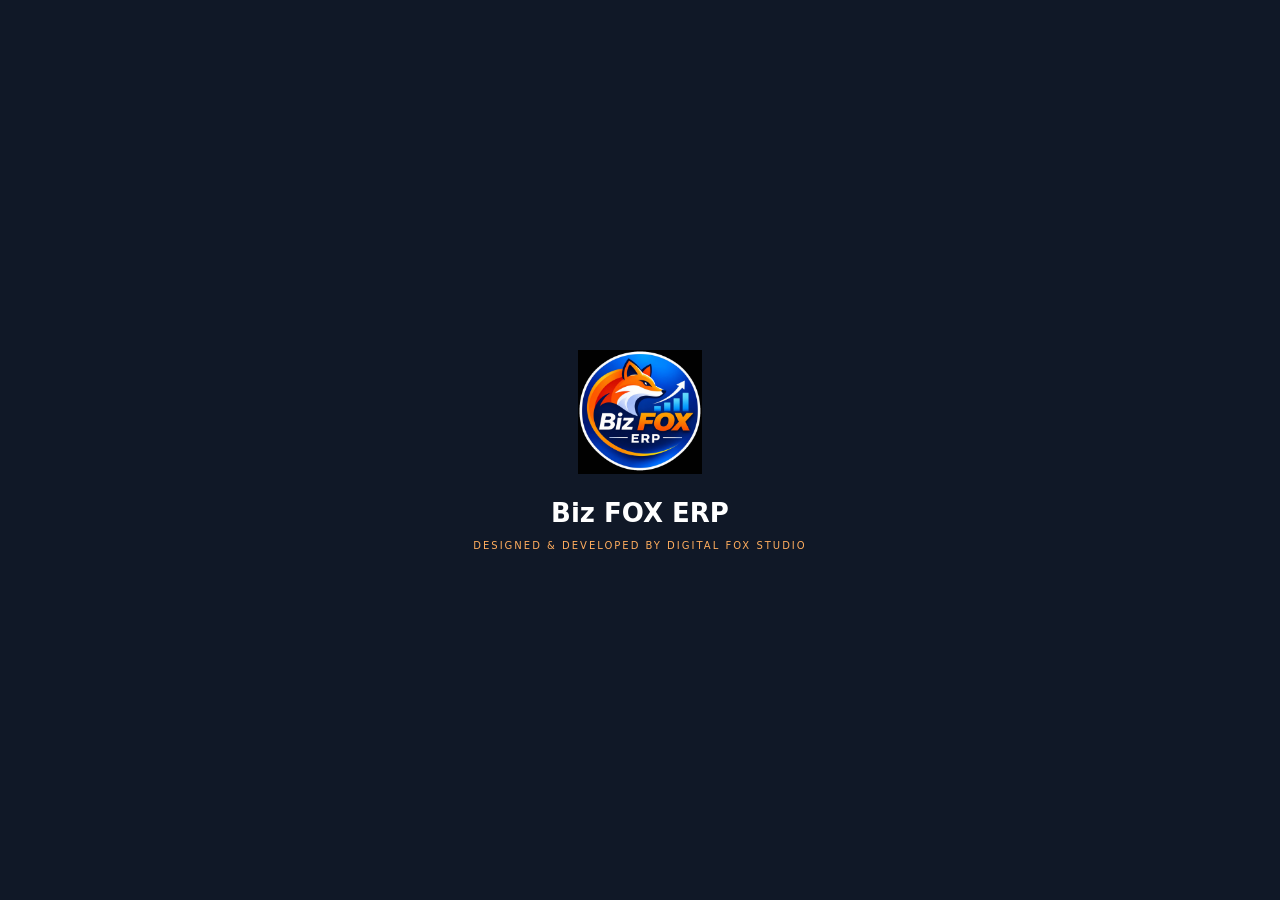
<file: index.html>
<!doctype html>
<html lang="en">
<head>
  <meta charset="utf-8">
  <meta name="viewport" content="width=device-width, initial-scale=1">
  <meta name="theme-color" content="#101827">
  <meta name="description" content="Biz FOX ERP — centralized office operations and management">
  <title>Biz FOX ERP</title>
  <link rel="manifest" href="./manifest.webmanifest">
  <link rel="icon" href="./assets/icon.svg" type="image/svg+xml">
  <link rel="stylesheet" href="./assets/css/app.css?v=35">
  <link rel="stylesheet" href="./assets/css/app-update.css?v=2">
  <link rel="stylesheet" href="./assets/css/redesign.css?v=3">
</head>
<body>
  <div id="brandSplash" class="brand-splash"><img src="./assets/biz-fox-erp-logo.png" alt="Biz FOX ERP"><strong>Biz FOX ERP</strong><small>DESIGNED &amp; DEVELOPED BY DIGITAL FOX STUDIO</small></div>
  <div class="app-shell">
    <aside class="sidebar" id="sidebar">
      <a class="brand" href="./"><img class="brand-logo" src="./assets/biz-fox-erp-logo.png" alt="Biz FOX ERP"><span><strong>Biz FOX</strong><small>OFFICE AUTOMATION SUITE</small></span></a>
      <nav id="navigation" aria-label="Main navigation">
        <button class="nav-item active" data-page="overview">▦ <span>Overview</span></button>
        <p class="nav-label">OFFICE MANAGEMENT</p>
        <button class="nav-item" data-page="administration">▣ <span>Administration & HR</span></button>
        <button class="nav-item" data-page="documents">▤ <span>Files & e-Office</span></button>
        <button class="nav-item" data-page="correspondence">✉ <span>Correspondence</span></button>
        <button class="nav-item" data-page="sales">◈ <span>Customers & Sales</span></button>
        <button class="nav-item" data-page="finance">₹ <span>Accounts & Finance</span></button>
        <button class="nav-item" data-page="departments">▥ <span>Departments</span></button>
        <button class="nav-item" data-page="meetings">▦ <span>Meetings & Calendar</span></button>
        <button class="nav-item" data-page="tasks">✓ <span>Tasks & Work</span></button>
        <button class="nav-item" data-page="inventory">▧ <span>Inventory & Assets</span></button>
        <button class="nav-item" data-page="projects">⌂ <span>Projects</span></button>
        <button class="nav-item" data-page="communication">◉ <span>Communication</span></button>
        <button class="nav-item" data-page="services">◎ <span>Public Services</span></button>
        <p class="nav-label">CONTROL</p>
        <button class="nav-item" data-page="reports">▥ <span>Reports & Audit</span></button>
        <button class="nav-item" data-page="security">♙ <span>Users & Security</span></button>
        <button class="nav-item nav-update-item" id="sidebarAppUpdate" type="button"><span class="nav-update-icon">↻</span><span>App updates</span><span class="nav-update-badge">NEW</span></button>
        <p class="nav-label">ACCOUNT</p>
        <button class="nav-item" data-page="profile" type="button">♙ <span>My Profile</span></button>\n        <a class="nav-item" href="./terms.html">§ <span>Terms &amp; Conditions</span></a>
        <button class="nav-item" data-page="company-settings" type="button">⚙ <span>Company settings</span></button>
      </nav>
      <div class="sidebar-foot">Biz FOX ERP <span>Designed &amp; developed by Digital FOX Studio</span></div>
    </aside>
    <main class="main">
      <header class="topbar">
        <button class="menu-toggle" id="menuToggle" aria-label="Toggle menu">☰</button>
        <div><span class="eyebrow">OFFICE WORKSPACE</span><h1 id="pageTitle">Overview</h1></div>
        <div class="top-actions"><span class="status-dot"></span><span class="status-text">Workspace ready</span><div class="avatar">A</div></div>
      </header>
      <section class="content" id="pageContent" aria-live="polite">
        <div class="welcome"><div><span class="eyebrow">CENTRAL OFFICE DASHBOARD</span><h2>Welcome to Biz FOX ERP</h2><p>Your centralized workspace for office operations, records and services.</p></div><span class="welcome-icon">✦</span></div>
        <div class="stats-grid">
          <article class="stat-card"><span class="stat-icon blue">▤</span><p>Open files</p><strong>—</strong><small>Connect your workspace to load data</small></article>
          <article class="stat-card"><span class="stat-icon green">✓</span><p>Pending tasks</p><strong>—</strong><small>Live task totals will appear here</small></article>
          <article class="stat-card"><span class="stat-icon amber">₹</span><p>Financial summary</p><strong>—</strong><small>Secure finance overview</small></article>
          <article class="stat-card"><span class="stat-icon violet">♙</span><p>Employees</p><strong>—</strong><small>Staff directory and attendance</small></article>
        </div>
        <div class="section-heading"><div><h3>Office modules</h3><p>Choose a module to open its workspace.</p></div></div>
        <div class="module-grid" id="moduleGrid"></div>
        <div class="notice"><strong>Setup status</strong><p>This is the application foundation. Authentication, database-backed records, permissions and each module will be implemented and tested in phases. No sample figures are presented as real office data.</p></div>
      </section>
      <footer>© <span id="year"></span> Biz FOX ERP <span>•</span> Secure office operations <span>•</span> Designed &amp; developed by <strong>Digital FOX Studio</strong></footer>
    </main>
  </div>
  <script type="module" src="./assets/js/app.js?v=34"></script>
  <script src="./assets/js/app-update.js?v=1"></script>
  <script>
    if (window.BizFoxAndroid) document.getElementById('brandSplash')?.classList.add('hidden'); else window.setTimeout(() => document.getElementById('brandSplash')?.classList.add('hidden'), 3000);
    if ('serviceWorker' in navigator) window.addEventListener('load', () => navigator.serviceWorker.register('./service-worker.js').catch(() => {}));
  </script>
</body>
</html>
</file>
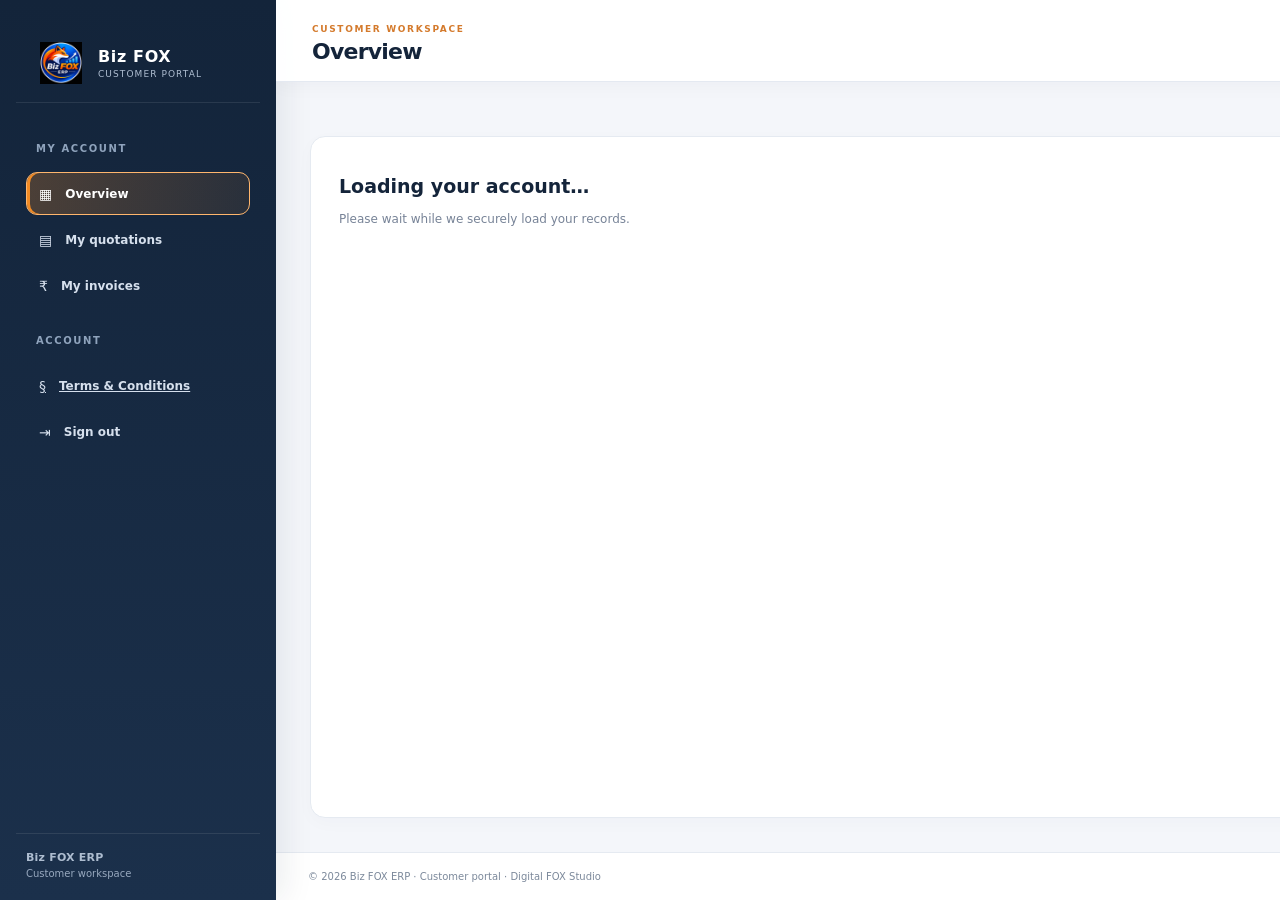
<file: customer.html>
<!doctype html>
<html lang="en"><head><meta charset="utf-8"><meta name="viewport" content="width=device-width,initial-scale=1"><meta name="theme-color" content="#101827"><title>Customer Portal · Biz FOX ERP</title><link rel="icon" href="./assets/icon.svg" type="image/svg+xml"><link rel="stylesheet" href="./assets/css/app.css?v=35">  <link rel="stylesheet" href="./assets/css/redesign.css?v=3">
</head>
<body>
<div class="app-shell customer-shell">
<aside class="sidebar"><a class="brand" href="./customer.html"><img class="brand-logo" src="./assets/biz-fox-erp-logo.png" alt="Biz FOX ERP"><span><strong>Biz FOX</strong><small>CUSTOMER PORTAL</small></span></a><nav aria-label="Customer navigation"><p class="nav-label">MY ACCOUNT</p><button class="nav-item active" data-customer-tab="overview">▦ <span>Overview</span></button><button class="nav-item" data-customer-tab="quotations">▤ <span>My quotations</span></button><button class="nav-item" data-customer-tab="invoices">₹ <span>My invoices</span></button><p class="nav-label">ACCOUNT</p><a class="nav-item" href="./terms.html">§ <span>Terms &amp; Conditions</span></a><button class="nav-item" id="customerSignOut">⇥ <span>Sign out</span></button></nav><div class="sidebar-foot">Biz FOX ERP <span>Customer workspace</span></div></aside>
<main class="main"><header class="topbar"><button class="menu-toggle" id="customerMenuToggle" type="button">☰</button><div><span class="eyebrow">CUSTOMER WORKSPACE</span><h1 id="customerPageTitle">Overview</h1></div><div class="top-actions"><span class="status-text">Secure customer portal</span></div></header>
<section class="content" id="customerContent"><div class="empty-page"><h2>Loading your account…</h2><p>Please wait while we securely load your records.</p></div></section><footer>© 2026 Biz FOX ERP · Customer portal · Digital FOX Studio</footer></main></div>
<script type="module" src="./assets/js/customer.js?v=3"></script>
</body></html>
</file>
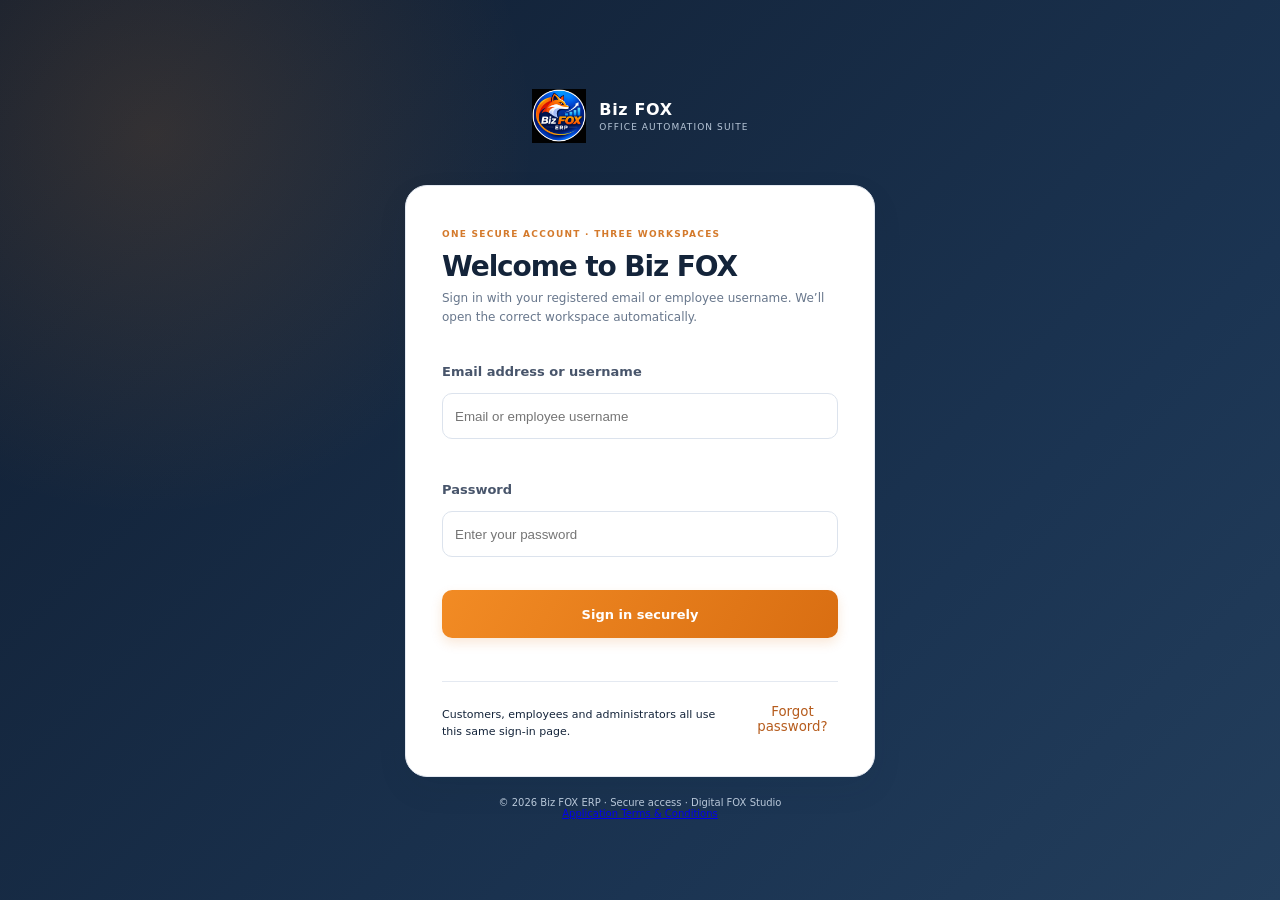
<file: login.html>
<!doctype html>
<html lang="en">
<head>
<meta charset="utf-8"><meta name="viewport" content="width=device-width,initial-scale=1">
<meta name="theme-color" content="#101827">
<title>Sign in · Biz FOX ERP</title>
<link rel="stylesheet" href="./assets/css/app.css?v=32">
<link rel="icon" href="./assets/icon.svg" type="image/svg+xml">
  <link rel="stylesheet" href="./assets/css/redesign.css?v=3">
</head>
<body class="login-body">
<main class="login-wrap">
<a class="brand login-brand" href="./"><img class="brand-logo" src="./assets/biz-fox-erp-logo.png" alt="Biz FOX ERP"><span><strong>Biz FOX</strong><small>OFFICE AUTOMATION SUITE</small></span></a>
<section class="login-card">
<div class="login-heading"><span class="eyebrow">ONE SECURE ACCOUNT · THREE WORKSPACES</span><h1 id="authTitle">Welcome to Biz FOX</h1><p id="authSubtitle">Sign in with your registered email or employee username. We’ll open the correct workspace automatically.</p></div>
<form id="authForm" autocomplete="on">
<label>Email address or username<input name="identity" type="text" autocomplete="username" required placeholder="Email or employee username"></label>
<label id="passwordLabel">Password<input name="password" type="password" autocomplete="current-password" minlength="8" required placeholder="Enter your password"></label>
<button id="authSubmit" class="primary-button" type="submit">Sign in securely</button>
<p id="authMessage" class="form-message" role="status" aria-live="polite"></p>
</form>
<div class="auth-links"><p class="form-message">Customers, employees and administrators all use this same sign-in page.</p><button id="forgotPassword" type="button">Forgot password?</button></div>
</section>
<p class="login-foot">© 2026 Biz FOX ERP · Secure access · Digital FOX Studio<br><a href="./terms.html">Application Terms &amp; Conditions</a></p>
</main>
<script type="module" src="./assets/js/auth.js?v=9"></script>
</body></html>
</file>
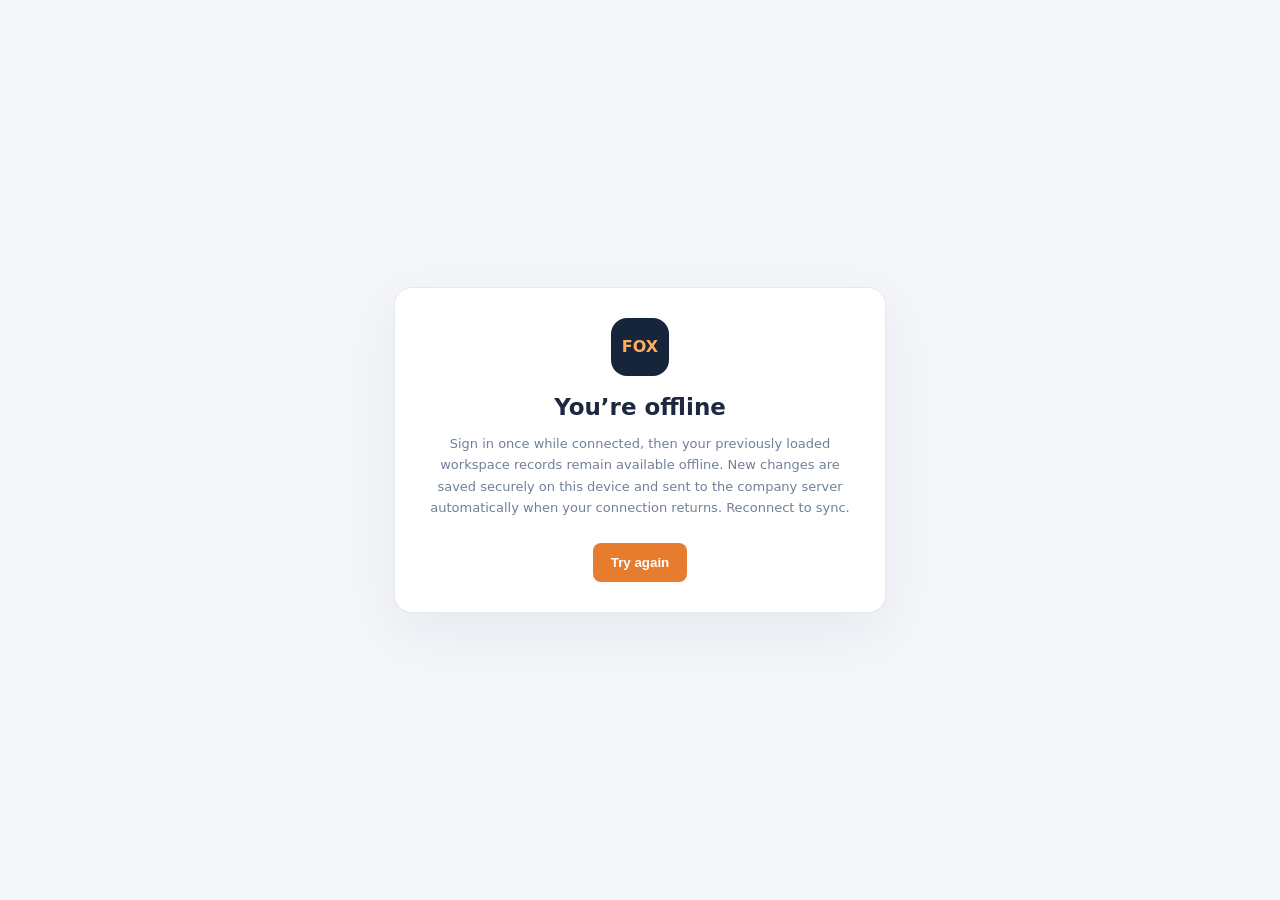
<file: offline.html>
<!doctype html>
<html lang="en"><head><meta charset="utf-8"><meta name="viewport" content="width=device-width,initial-scale=1"><meta name="theme-color" content="#101827"><title>Offline · Biz FOX ERP</title><link rel="icon" href="./assets/icon.svg" type="image/svg+xml"><style>body{margin:0;min-height:100vh;display:grid;place-items:center;padding:22px;box-sizing:border-box;background:#f4f6fa;color:#1c2940;font-family:system-ui,sans-serif}.panel{max-width:430px;background:#fff;border:1px solid #e4e9f0;border-radius:18px;padding:30px;text-align:center;box-shadow:0 18px 55px #17253b10}.mark{width:58px;height:58px;margin:auto;border-radius:16px;background:#17253b;color:#ffad5e;display:grid;place-items:center;font-weight:900}.panel h1{font-size:23px;margin:18px 0 8px}.panel p{font-size:13px;color:#718096;line-height:1.65}.panel button{border:0;border-radius:8px;background:#e77c2e;color:#fff;font-weight:700;padding:12px 18px;margin-top:12px}</style></head><body><main class="panel"><div class="mark">FOX</div><h1>You’re offline</h1><p>Sign in once while connected, then your previously loaded workspace records remain available offline. New changes are saved securely on this device and sent to the company server automatically when your connection returns. Reconnect to sync.</p><button onclick="location.reload()">Try again</button></main></body></html>
</file>
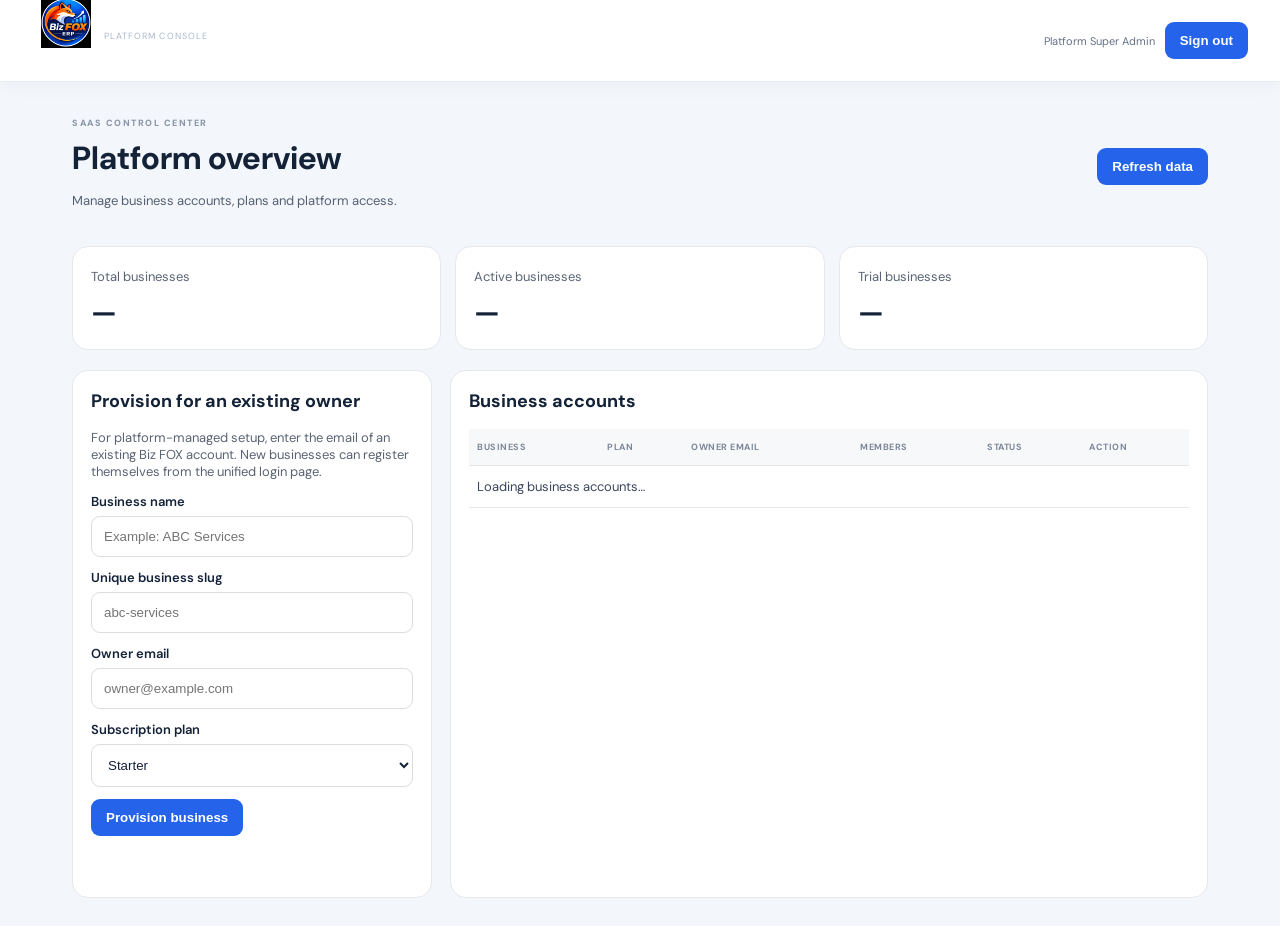
<file: platform-admin.html>
<!doctype html>
<html lang="en"><head><meta charset="utf-8"><meta name="viewport" content="width=device-width,initial-scale=1"><meta name="theme-color" content="#101827"><title>Platform Console · Biz FOX ERP</title><link rel="stylesheet" href="./assets/css/app.css?v=27"><link rel="icon" href="./assets/icon.svg" type="image/svg+xml">
<style>
.platform-wrap{max-width:1180px;margin:auto;padding:28px 22px}.platform-head{display:flex;justify-content:space-between;align-items:center;gap:16px;flex-wrap:wrap;margin-bottom:24px}.platform-head h1{margin:6px 0}.platform-grid{display:grid;grid-template-columns:repeat(3,minmax(0,1fr));gap:14px;margin:20px 0}.platform-stat,.platform-panel{background:var(--card,#fff);border:1px solid var(--border,#e5e7eb);border-radius:16px;padding:18px}.platform-stat strong{display:block;font-size:28px;margin-top:8px}.platform-panels{display:grid;grid-template-columns:minmax(280px,360px) 1fr;gap:18px}.platform-panel h2{margin:0 0 16px;font-size:18px}.platform-form label{display:block;font-size:13px;font-weight:600;margin:12px 0}.platform-form input,.platform-form select{width:100%;padding:12px;border:1px solid var(--border,#ddd);border-radius:9px;margin-top:6px;background:transparent;color:inherit}.platform-form button,.platform-action{border:0;border-radius:9px;padding:11px 15px;background:#2563eb;color:white;font-weight:700;cursor:pointer}.platform-table{width:100%;border-collapse:collapse;font-size:13px}.platform-table th,.platform-table td{text-align:left;padding:12px 8px;border-bottom:1px solid var(--border,#e5e7eb)}.platform-pill{padding:4px 8px;border-radius:99px;background:#e0e7ff;color:#3730a3;font-size:11px}.platform-message{font-size:13px;min-height:20px;margin-top:10px}.platform-muted{opacity:.7;font-size:13px}@media(max-width:760px){.platform-panels{grid-template-columns:1fr}.platform-grid{grid-template-columns:1fr}.platform-table{min-width:620px}.platform-table-wrap{overflow:auto}}
</style></head><body>
<header class="topbar"><a class="brand" href="./login.html"><img class="brand-logo" src="./assets/biz-fox-erp-logo.png" alt="Biz FOX ERP"><span><strong>Biz FOX</strong><small>PLATFORM CONSOLE</small></span></a><div class="top-actions"><span class="status-text">Platform Super Admin</span><button id="signOut" class="platform-action">Sign out</button></div></header>
<main class="platform-wrap"><div class="platform-head"><div><span class="eyebrow">SAAS CONTROL CENTER</span><h1>Platform overview</h1><p class="platform-muted">Manage business accounts, plans and platform access.</p></div><button id="refresh" class="platform-action">Refresh data</button></div>
<div class="platform-grid"><section class="platform-stat"><span class="platform-muted">Total businesses</span><strong id="totalTenants">—</strong></section><section class="platform-stat"><span class="platform-muted">Active businesses</span><strong id="activeTenants">—</strong></section><section class="platform-stat"><span class="platform-muted">Trial businesses</span><strong id="trialTenants">—</strong></section></div>
<div class="platform-panels"><section class="platform-panel"><h2>Provision for an existing owner</h2><p class="platform-muted">For platform-managed setup, enter the email of an existing Biz FOX account. New businesses can register themselves from the unified login page.</p><form id="tenantForm" class="platform-form"><label>Business name<input name="name" required minlength="2" placeholder="Example: ABC Services"></label><label>Unique business slug<input name="slug" required minlength="3" pattern="[a-z0-9-]+" placeholder="abc-services"></label><label>Owner email<input name="email" type="email" required placeholder="owner@example.com"></label><label>Subscription plan<select name="plan" id="planSelect" required><option value="starter">Starter</option></select></label><button id="createTenant" type="submit">Provision business</button><p id="tenantMessage" class="platform-message" role="status"></p></form></section>
<section class="platform-panel"><h2>Business accounts</h2><div class="platform-table-wrap"><table class="platform-table"><thead><tr><th>Business</th><th>Plan</th><th>Owner email</th><th>Members</th><th>Status</th><th>Action</th></tr></thead><tbody id="tenantRows"><tr><td colspan="6">Loading business accounts…</td></tr></tbody></table></div><p id="listMessage" class="platform-message"></p></section></div></main>
<script type="module" src="./assets/js/platform-admin.js"></script></body></html>
</file>
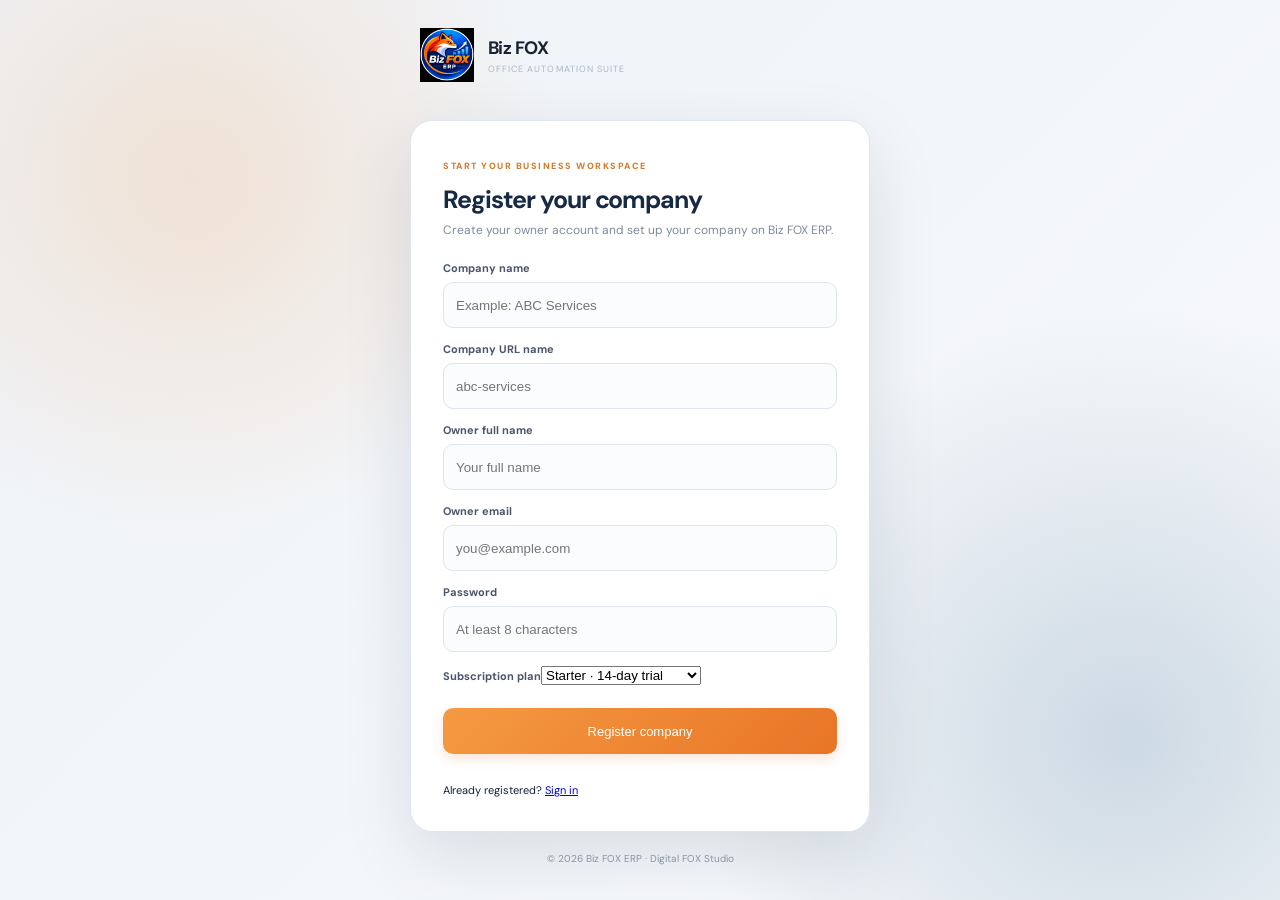
<file: register-company.html>
<!doctype html>
<html lang="en"><head><meta charset="utf-8"><meta name="viewport" content="width=device-width,initial-scale=1"><meta name="theme-color" content="#101827"><title>Register Company · Biz FOX ERP</title><link rel="stylesheet" href="./assets/css/app.css?v=27"><link rel="icon" href="./assets/icon.svg" type="image/svg+xml"></head>
<body class="login-body"><main class="login-wrap"><a class="brand login-brand" href="./"><img class="brand-logo" src="./assets/biz-fox-erp-logo.png" alt="Biz FOX ERP"><span><strong>Biz FOX</strong><small>OFFICE AUTOMATION SUITE</small></span></a>
<section class="login-card"><div class="login-heading"><span class="eyebrow">START YOUR BUSINESS WORKSPACE</span><h1>Register your company</h1><p>Create your owner account and set up your company on Biz FOX ERP.</p></div>
<form id="companyRegisterForm" autocomplete="on"><label>Company name<input name="company" required minlength="2" maxlength="120" placeholder="Example: ABC Services"></label><label>Company URL name<input name="slug" required minlength="3" maxlength="50" pattern="[a-z0-9]+(?:-[a-z0-9]+)*" placeholder="abc-services"></label><label>Owner full name<input name="owner" required maxlength="100" autocomplete="name" placeholder="Your full name"></label><label>Owner email<input name="email" type="email" required autocomplete="email" placeholder="you@example.com"></label><label>Password<input name="password" type="password" required minlength="8" autocomplete="new-password" placeholder="At least 8 characters"></label><label>Subscription plan<select name="plan" required><option value="starter">Starter · 14-day trial</option><option value="business">Business · 14-day trial</option><option value="enterprise">Enterprise · 14-day trial</option></select></label><button id="registerSubmit" class="primary-button" type="submit">Register company</button><p id="registerMessage" class="form-message" role="status"></p></form>
<div class="auth-links"><p class="form-message">Already registered? <a href="./login.html">Sign in</a></p></div></section><p class="login-foot">© 2026 Biz FOX ERP · Digital FOX Studio</p></main><script type="module" src="./assets/js/company-register.js"></script></body></html>
</file>
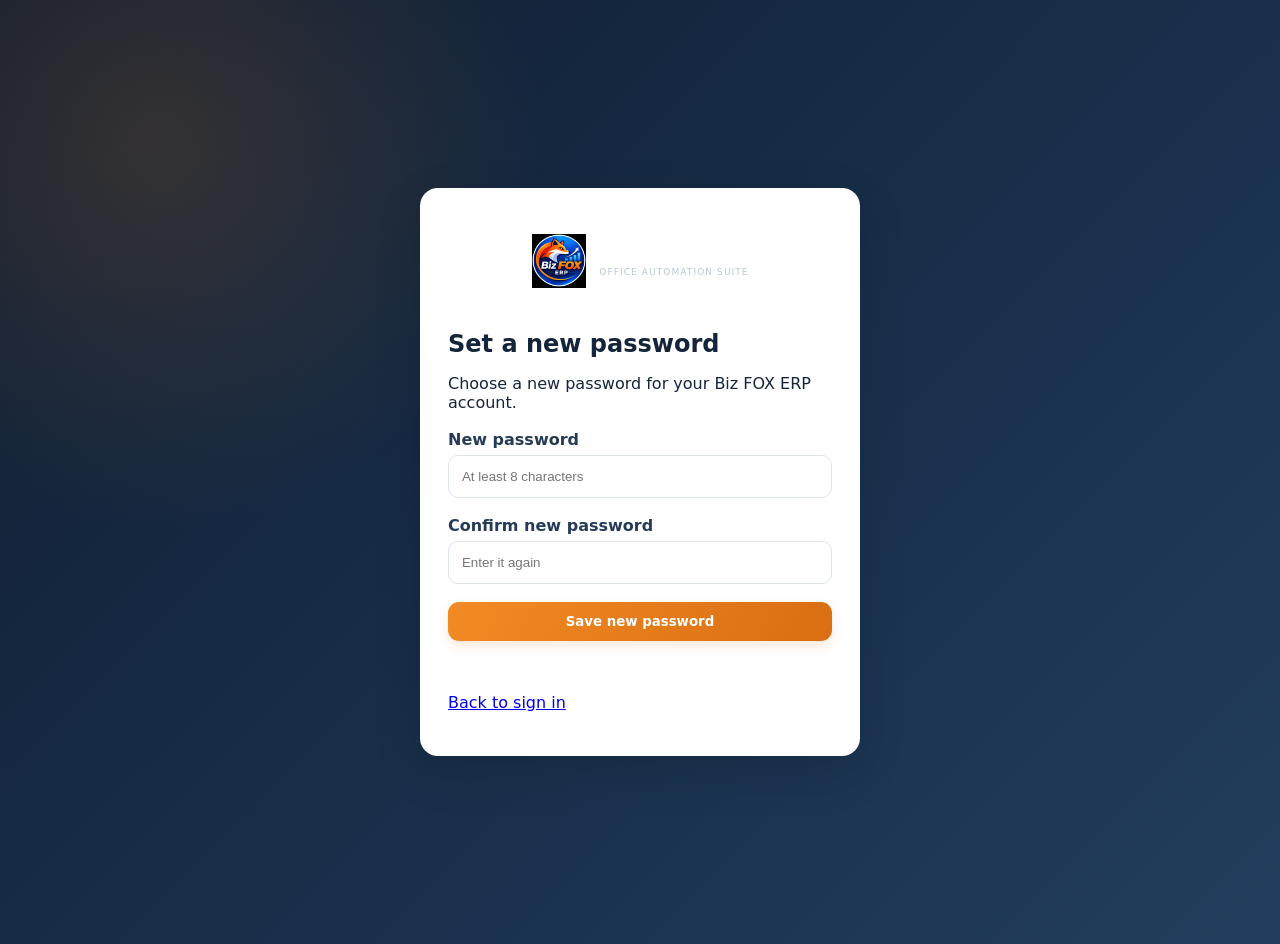
<file: reset-password.html>
<!doctype html>
<html lang="en">
<head>
<meta charset="utf-8"><meta name="viewport" content="width=device-width,initial-scale=1"><meta name="theme-color" content="#101827">
<title>Set new password · Biz FOX ERP</title>
<link rel="stylesheet" href="./assets/css/app.css?v=29"><link rel="stylesheet" href="./assets/css/redesign.css?v=2">
<style>.reset-wrap{min-height:100vh;display:grid;place-items:center;padding:24px}.reset-card{width:min(100%,440px);background:var(--card,#fff);padding:28px;border-radius:18px;box-shadow:0 16px 48px #0002}.reset-card h1{margin:0 0 8px}.reset-card label{display:block;margin:18px 0 6px}.reset-card input{width:100%;padding:13px;border:1px solid #cbd5e1;border-radius:10px}.reset-card button{width:100%;margin-top:18px}.reset-message{min-height:24px;margin-top:12px}</style>
</head>
<body class="login-body"><main class="reset-wrap"><section class="reset-card">
<a class="brand login-brand" href="./login.html"><img class="brand-logo" src="./assets/biz-fox-erp-logo.png" alt="Biz FOX ERP"><span><strong>Biz FOX</strong><small>OFFICE AUTOMATION SUITE</small></span></a>
<h1>Set a new password</h1><p>Choose a new password for your Biz FOX ERP account.</p>
<form id="resetForm"><label for="newPassword">New password</label><input id="newPassword" type="password" minlength="8" autocomplete="new-password" required placeholder="At least 8 characters"><label for="confirmPassword">Confirm new password</label><input id="confirmPassword" type="password" minlength="8" autocomplete="new-password" required placeholder="Enter it again"><button id="savePassword" class="primary-button" type="submit">Save new password</button><p id="resetMessage" class="reset-message form-message" role="status" aria-live="polite"></p></form>
<p><a href="./login.html">Back to sign in</a></p></section></main>
<script type="module">
import { supabase } from "./assets/js/supabase.js";
const form=document.getElementById("resetForm"),message=document.getElementById("resetMessage"),button=document.getElementById("savePassword");
const say=(text,kind="")=>{message.textContent=text;message.className="reset-message form-message "+kind;};
let recoveryReady=false;
supabase.auth.onAuthStateChange((event,session)=>{if(event==="PASSWORD_RECOVERY"&&session){recoveryReady=true;say("Recovery link verified. You can now set your new password.","success");}});
const {data:{session}}=await supabase.auth.getSession();
if(session){recoveryReady=true;say("Recovery session detected. Enter your new password.");}
else if(location.hash.includes("access_token=")||new URLSearchParams(location.search).has("code")){say("Verifying your secure recovery link…");}
else{say("Open this page using the password-reset link sent to your email.","error");}
form.addEventListener("submit",async event=>{
 event.preventDefault();
 const password=document.getElementById("newPassword").value,confirm=document.getElementById("confirmPassword").value;
 if(password.length<8){say("Use at least 8 characters.","error");return;}
 if(password!==confirm){say("The passwords do not match.","error");return;}
 button.disabled=true;button.textContent="Saving…";
 const {data:{session:activeSession}}=await supabase.auth.getSession();
 if(!activeSession){say("Your recovery link is invalid or expired. Request a new reset email.","error");button.disabled=false;button.textContent="Save new password";return;}
 const {error}=await supabase.auth.updateUser({password});
 button.disabled=false;button.textContent="Save new password";
 if(error){say(error.message,"error");return;}
 say("Password updated successfully. Redirecting to sign in…","success");
 await supabase.auth.signOut();
 setTimeout(()=>location.replace("./login.html?password=updated"),1200);
});
</script></body></html>
</file>
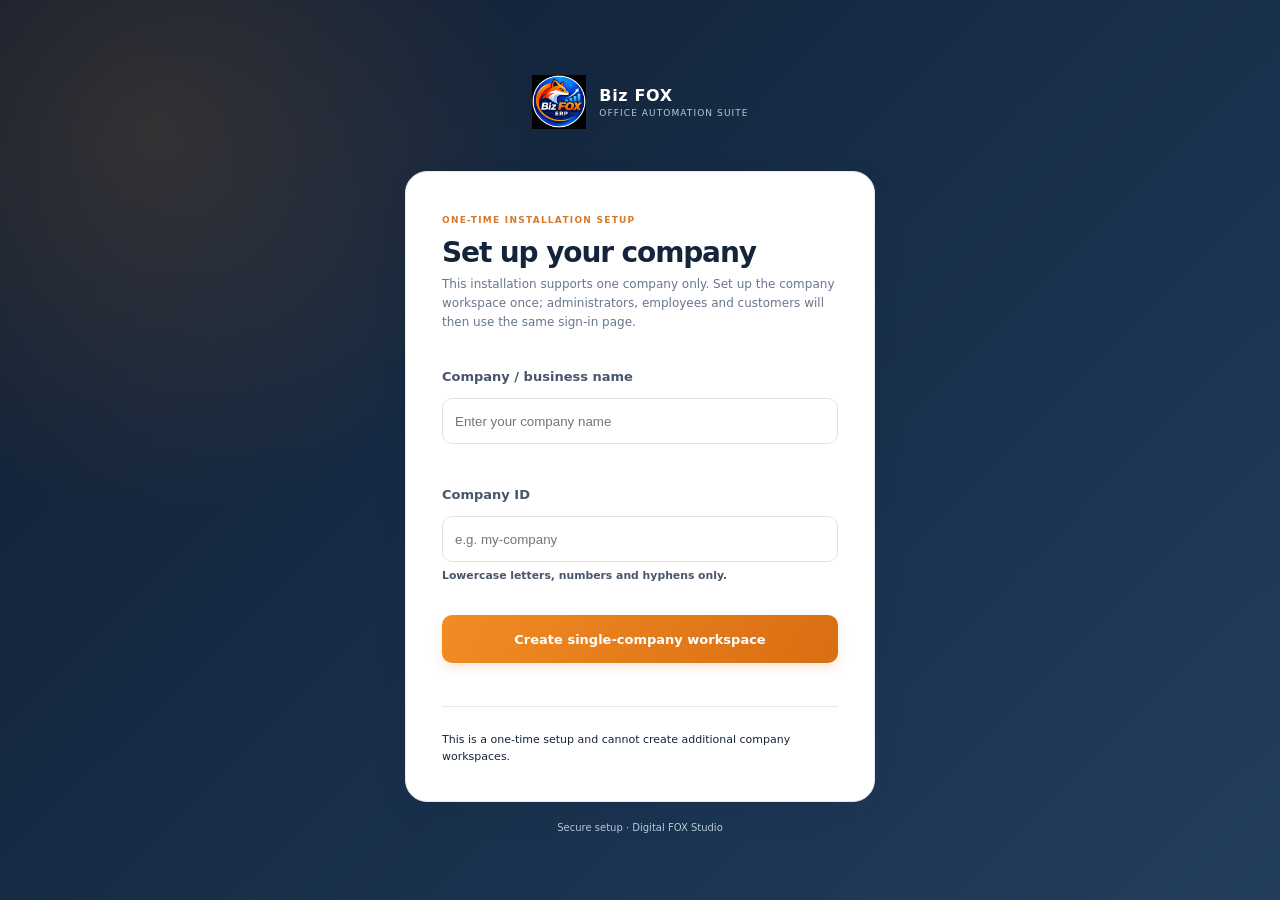
<file: setup-company.html>
<!doctype html><html lang="en"><head><meta charset="utf-8"><meta name="viewport" content="width=device-width,initial-scale=1"><meta name="theme-color" content="#101827"><title>Set up your company · Biz FOX ERP</title><link rel="stylesheet" href="./assets/css/app.css?v=28"><link rel="icon" href="./assets/icon.svg" type="image/svg+xml">  <link rel="stylesheet" href="./assets/css/redesign.css?v=1">
</head><body class="login-body"><main class="login-wrap"><a class="brand login-brand" href="./login.html"><img class="brand-logo" src="./assets/biz-fox-erp-logo.png" alt="Biz FOX ERP"><span><strong>Biz FOX</strong><small>OFFICE AUTOMATION SUITE</small></span></a><section class="login-card"><div class="login-heading"><span class="eyebrow">ONE-TIME INSTALLATION SETUP</span><h1>Set up your company</h1><p>This installation supports one company only. Set up the company workspace once; administrators, employees and customers will then use the same sign-in page.</p></div><form id="companySetupForm"><label>Company / business name<input name="company_name" required minlength="2" maxlength="160" placeholder="Enter your company name"></label><label>Company ID<input name="company_slug" required pattern="[a-z0-9]+(-[a-z0-9]+)*" maxlength="80" placeholder="e.g. my-company"><small>Lowercase letters, numbers and hyphens only.</small></label><button class="primary-button" id="setupSubmit" type="submit">Create single-company workspace</button><p class="form-message" id="setupMessage" role="status"></p></form><div class="auth-links"><p class="form-message">This is a one-time setup and cannot create additional company workspaces.</p></div></section><p class="login-foot">Secure setup · Digital FOX Studio</p></main><script type="module" src="./assets/js/company-setup.js?v=1"></script></body></html>
</file>
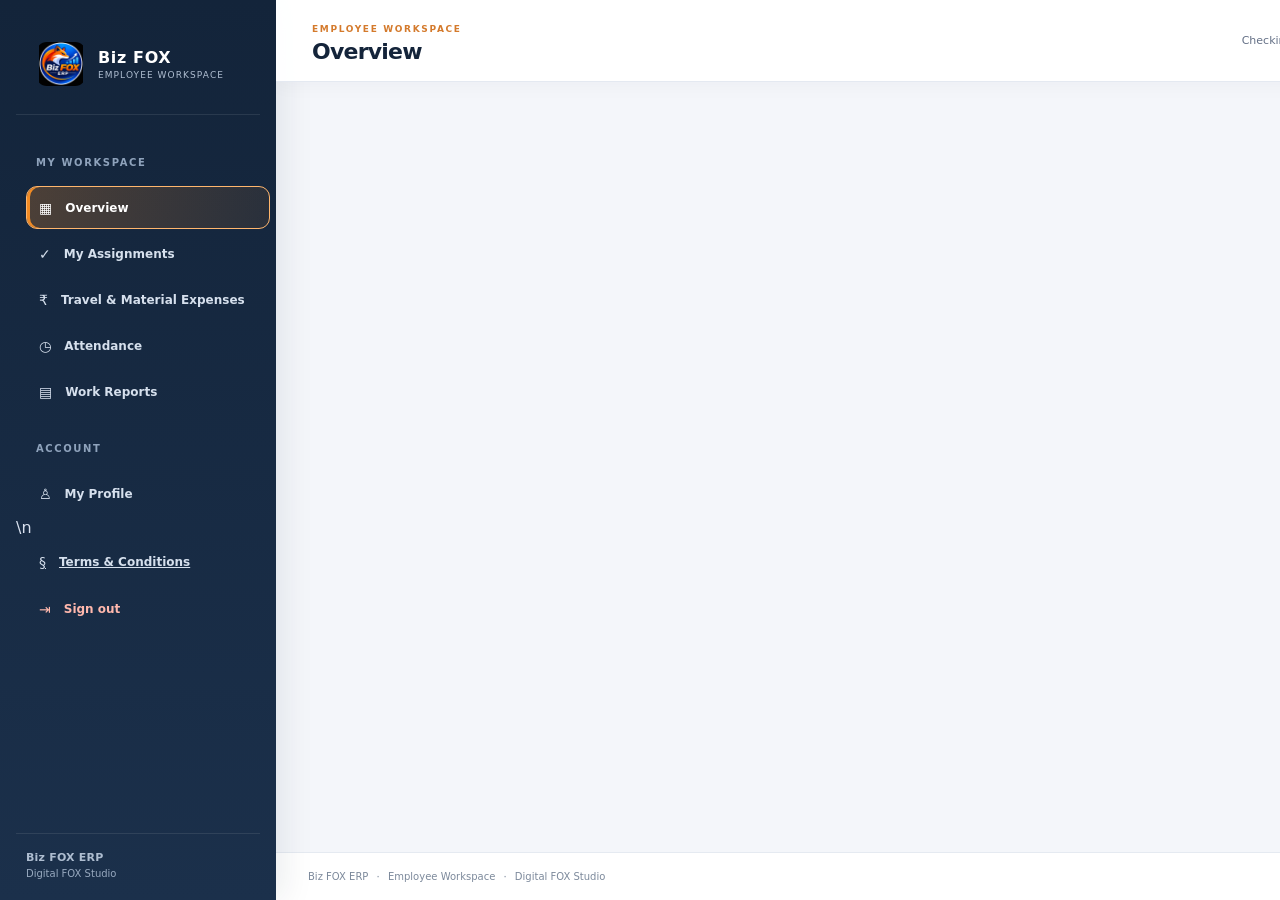
<file: staff.html>
<!doctype html>
<html lang="en">
<head>
  <meta charset="utf-8"><meta name="viewport" content="width=device-width, initial-scale=1">
  <meta name="theme-color" content="#101827"><meta name="description" content="Biz FOX ERP employee workspace">
  <title>Biz FOX ERP · Employee Workspace</title>
  <link rel="manifest" href="./staff.webmanifest"><link rel="icon" href="./assets/icon.svg" type="image/svg+xml">
  <link rel="stylesheet" href="./assets/css/app.css?v=35"><link rel="stylesheet" href="./assets/css/staff.css?v=17"><link rel="stylesheet" href="./assets/css/app-update.css?v=2">
  <link rel="stylesheet" href="./assets/css/redesign.css?v=3">
</head>
<body>
<div class="app-shell staff-app-shell">
  <aside class="sidebar staff-sidebar" id="staffSidebar">
    <a class="brand" href="./staff.html"><img class="brand-logo" src="./assets/biz-fox-erp-logo.png" alt="Biz FOX ERP"><span><strong>Biz FOX</strong><small>EMPLOYEE WORKSPACE</small></span></a>
    <nav id="staffNavigation" aria-label="Employee navigation">
      <p class="nav-label">MY WORKSPACE</p>
      <button class="nav-item active" data-staff-page="overview">▦ <span>Overview</span></button>
      <button class="nav-item" data-staff-page="tasks">✓ <span>My Assignments</span></button>
      <button class="nav-item" data-staff-page="expenses">₹ <span>Travel & Material Expenses</span></button>
      <button class="nav-item" data-staff-page="attendance">◷ <span>Attendance</span></button>
      <button class="nav-item" data-staff-page="reports">▤ <span>Work Reports</span></button>
      <p class="nav-label">ACCOUNT</p>
      <button class="nav-item" data-staff-page="profile" type="button">♙ <span>My Profile</span></button>\n      <a class="nav-item" href="./terms.html">§ <span>Terms &amp; Conditions</span></a>
      <button class="nav-item staff-sidebar-logout" id="staffSidebarSignOut" type="button">⇥ <span>Sign out</span></button>
    </nav>
    <div class="sidebar-foot">Biz FOX ERP <span>Digital FOX Studio</span></div>
  </aside>
  <main class="main staff-main">
    <header class="topbar staff-topbar">
      <button id="staffMenuToggle" class="menu-toggle" type="button" aria-label="Open navigation">☰</button>
      <div><span class="eyebrow">EMPLOYEE WORKSPACE</span><h1 id="staffPageTitle">Overview</h1></div>
      <div class="top-actions"><span id="staffNetworkStatus" class="status-text">Checking connection…</span><button id="staffEnableNotifications" class="staff-outline-button" type="button">🔔</button><button id="staffAppUpdate" class="staff-outline-button" type="button">App updates</button></div>
    </header>
    <div class="content staff-content">
      <section id="staffAuth" class="staff-auth">
        <div class="staff-intro"><span class="staff-eyebrow">YOUR WORK, IN ONE PLACE</span><h1>Employee workspace</h1><p>Sign in using the username and password provided by your company administrator.</p></div>
        <form id="staffAuthForm" class="staff-auth-card"><h2 id="staffAuthTitle">Staff sign in</h2>
          <label>Username<input name="username" type="text" autocomplete="username" required placeholder="Enter your username"></label>
          <label>8-digit password<input name="password" type="password" inputmode="numeric" pattern="[0-9]{8}" maxlength="8" minlength="8" autocomplete="current-password" required placeholder="Enter 8-digit password"></label>
          <button id="staffAuthSubmit" type="submit">Sign in</button><p id="staffAuthMessage" class="staff-message" role="status"></p>
          <p class="staff-message">Staff accounts are created by the company administrator. Self-registration is disabled.</p>
        </form>
      </section>
      <section id="staffPortal" hidden>
        <section id="staffPageOverview" class="staff-page-panel">
          <div class="welcome staff-welcome-panel"><div><span class="eyebrow">WELCOME BACK</span><h2 id="staffGreeting">My workspace</h2><p id="staffOrgName"></p></div><span class="welcome-icon">◈</span></div>
          <div id="staffSummary" class="stats-grid staff-summary"></div>
          <div class="section-heading"><div><h3>Quick access</h3><p>Open your assigned work or submit an expense claim</p></div></div>
          <div class="module-grid staff-quick-grid">
            <button class="module-card" data-staff-page="tasks"><span class="module-icon">✓</span><strong>My Assignments</strong><small>View work assigned by your manager</small></button>
            <button class="module-card" data-staff-page="expenses"><span class="module-icon">₹</span><strong>Travel & Material Expenses</strong><small>Submit task-linked expenses and receipts</small></button>
            <button class="module-card" data-staff-page="reports"><span class="module-icon">▤</span><strong>Work Reports</strong><small>Review reports and manager feedback</small></button>
            <button class="module-card" data-staff-page="attendance"><span class="module-icon">◷</span><strong>Attendance</strong><small>Check in, check out and view attendance history</small></button>
          </div>
        </section>
        <section id="staffPageTasks" class="staff-page-panel" hidden>
          <div class="staff-section-head"><div><h2>My assigned work</h2><p>Open an assignment to submit a progress report or expense claim.</p></div><button id="staffRefresh" class="staff-outline-button">Refresh</button></div>
          <div id="staffTasks" class="staff-task-list">Loading assignments…</div>
        </section>
        <section id="staffPageExpenses" class="staff-page-panel" hidden>
          <div class="staff-section-head"><div><h2>Travel & material expenses</h2><p>All expense claims are linked to assigned tasks and sent to your manager for review.</p></div><button id="staffExpenseRefresh" class="staff-outline-button">Refresh</button></div>
          <div class="staff-expense-report-tools"><label>From date<input id="staffExpenseReportFrom" type="date"></label><label>To date<input id="staffExpenseReportTo" type="date"></label><button id="staffCreateExpenseReport" class="staff-submit" type="button">Create expenses report</button></div><p class="staff-expense-report-hint">Create a printable report of your saved expenses. Use your browser’s Print option to save it as PDF.</p><div id="staffExpenseSummary" class="staff-expense-summary"></div><div id="staffExpenses" class="staff-report-list">Loading expenses…</div>
        </section>
        <section id="staffPageAttendance" class="staff-page-panel" hidden>
          <div class="staff-section-head"><div><h2>My attendance</h2><p>Record your daily check-in and check-out with optional GPS location.</p></div><button id="staffAttendanceRefresh" class="staff-outline-button">Refresh</button></div>
          <div id="staffAttendanceActions" class="staff-attendance-actions"></div><div id="staffAttendanceHistory" class="staff-report-list">Loading attendance…</div>
        </section>
        <section id="staffPageProfile" class="staff-page-panel" hidden>
          <div class="staff-section-head"><div><h2>My Profile</h2><p>Your employee account and company details.</p></div></div>
          <div class="staff-profile-page"><div class="staff-profile-hero"><div class="staff-profile-avatar" id="staffProfileAvatar">ME</div><div><span class="staff-eyebrow">EMPLOYEE ACCOUNT</span><h2 id="staffProfilePageName">Employee</h2><p id="staffProfilePageRole">Employee · Biz FOX ERP</p></div></div><div class="staff-profile-details" id="staffProfilePageDetails"></div></div>
        </section>
        <section id="staffPageReports" class="staff-page-panel" hidden>
          <div class="staff-section-head"><div><h2>My submitted reports</h2><p>Work completion, GPS details and manager feedback.</p></div></div>
          <div id="staffReports" class="staff-report-list">Loading reports…</div>
        </section>
      </section>
      <section id="staffNoAccess" class="staff-no-access" hidden><h1>Staff account not linked yet</h1><p>Your staff login is not linked to an active employee record in Biz FOX ERP.</p><p>Ask your administrator to create your employee record and issue your username and password. Then sign in again.</p><button id="staffNoAccessSignOut" class="staff-outline-button">Sign out</button></section>
    </div>
    <footer>Biz FOX ERP <span>·</span> Employee Workspace <span>·</span> Digital FOX Studio</footer>
  </main>
</div>
<script src="./assets/js/app-update.js?v=1"></script>
<script>if ("serviceWorker" in navigator) window.addEventListener("load", () => navigator.serviceWorker.register("./service-worker.js").catch(() => {}));</script>
<script type="module" src="./assets/js/staff.js?v=29"></script>
</body></html>
</file>
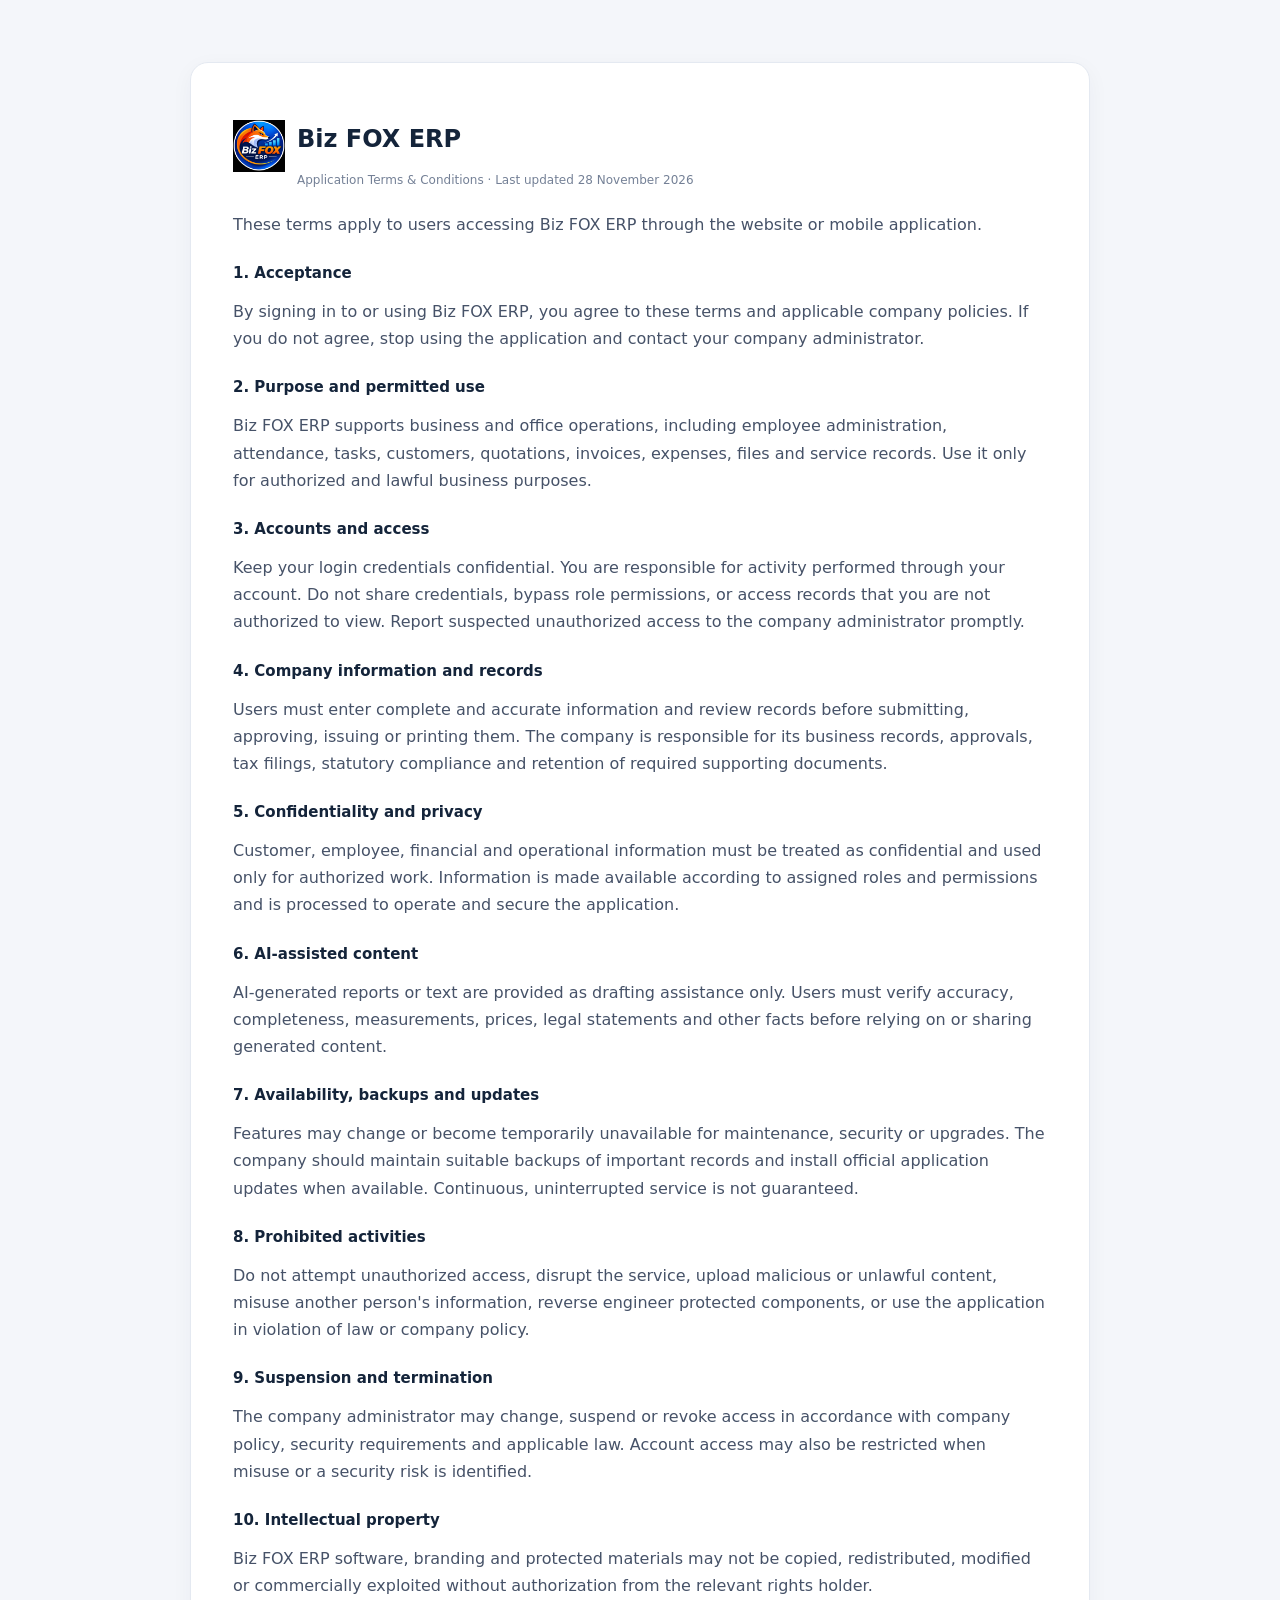
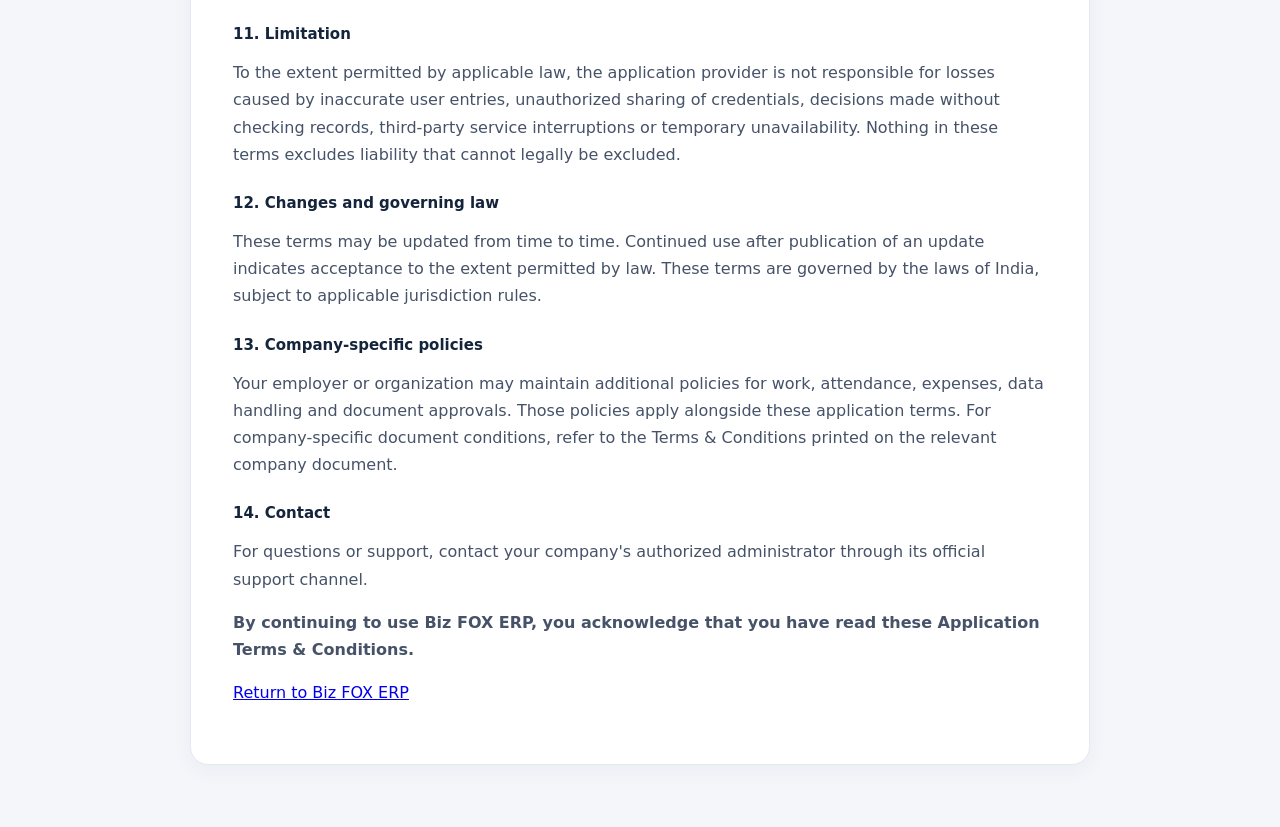
<file: terms.html>
<!doctype html>
<html lang="en">
<head>
<meta charset="utf-8"><meta name="viewport" content="width=device-width,initial-scale=1">
<meta name="theme-color" content="#101827"><title>Terms &amp; Conditions · Biz FOX ERP</title>
<link rel="icon" href="./assets/icon.svg" type="image/svg+xml"><link rel="stylesheet" href="./assets/css/app.css?v=32"><link rel="stylesheet" href="./assets/css/redesign.css?v=3">
<style>.terms-document{max-width:900px;margin:28px auto;padding:clamp(18px,4vw,42px)}.terms-document h2{margin:26px 0 6px;font-size:15px}.terms-document p{line-height:1.7;color:#465268}.terms-top{display:flex;align-items:center;gap:12px;margin-bottom:24px}.terms-top img{width:52px;height:52px;object-fit:contain}.terms-date{color:#748096;font-size:12px}</style>
</head>
<body><main class="content"><article class="dashboard-panel terms-document">
<div class="terms-top"><img src="./assets/biz-fox-erp-logo.png" alt="Biz FOX ERP"><div><h1>Biz FOX ERP</h1><div class="terms-date">Application Terms &amp; Conditions · Last updated 28 November 2026</div></div></div>
<p>These terms apply to users accessing Biz FOX ERP through the website or mobile application.</p>
<h2>1. Acceptance</h2><p>By signing in to or using Biz FOX ERP, you agree to these terms and applicable company policies. If you do not agree, stop using the application and contact your company administrator.</p>
<h2>2. Purpose and permitted use</h2><p>Biz FOX ERP supports business and office operations, including employee administration, attendance, tasks, customers, quotations, invoices, expenses, files and service records. Use it only for authorized and lawful business purposes.</p>
<h2>3. Accounts and access</h2><p>Keep your login credentials confidential. You are responsible for activity performed through your account. Do not share credentials, bypass role permissions, or access records that you are not authorized to view. Report suspected unauthorized access to the company administrator promptly.</p>
<h2>4. Company information and records</h2><p>Users must enter complete and accurate information and review records before submitting, approving, issuing or printing them. The company is responsible for its business records, approvals, tax filings, statutory compliance and retention of required supporting documents.</p>
<h2>5. Confidentiality and privacy</h2><p>Customer, employee, financial and operational information must be treated as confidential and used only for authorized work. Information is made available according to assigned roles and permissions and is processed to operate and secure the application.</p>
<h2>6. AI-assisted content</h2><p>AI-generated reports or text are provided as drafting assistance only. Users must verify accuracy, completeness, measurements, prices, legal statements and other facts before relying on or sharing generated content.</p>
<h2>7. Availability, backups and updates</h2><p>Features may change or become temporarily unavailable for maintenance, security or upgrades. The company should maintain suitable backups of important records and install official application updates when available. Continuous, uninterrupted service is not guaranteed.</p>
<h2>8. Prohibited activities</h2><p>Do not attempt unauthorized access, disrupt the service, upload malicious or unlawful content, misuse another person's information, reverse engineer protected components, or use the application in violation of law or company policy.</p>
<h2>9. Suspension and termination</h2><p>The company administrator may change, suspend or revoke access in accordance with company policy, security requirements and applicable law. Account access may also be restricted when misuse or a security risk is identified.</p>
<h2>10. Intellectual property</h2><p>Biz FOX ERP software, branding and protected materials may not be copied, redistributed, modified or commercially exploited without authorization from the relevant rights holder.</p>
<h2>11. Limitation</h2><p>To the extent permitted by applicable law, the application provider is not responsible for losses caused by inaccurate user entries, unauthorized sharing of credentials, decisions made without checking records, third-party service interruptions or temporary unavailability. Nothing in these terms excludes liability that cannot legally be excluded.</p>
<h2>12. Changes and governing law</h2><p>These terms may be updated from time to time. Continued use after publication of an update indicates acceptance to the extent permitted by law. These terms are governed by the laws of India, subject to applicable jurisdiction rules.</p>
<h2>13. Company-specific policies</h2><p>Your employer or organization may maintain additional policies for work, attendance, expenses, data handling and document approvals. Those policies apply alongside these application terms. For company-specific document conditions, refer to the Terms &amp; Conditions printed on the relevant company document.</p>
<h2>14. Contact</h2><p>For questions or support, contact your company's authorized administrator through its official support channel.</p>
<p><strong>By continuing to use Biz FOX ERP, you acknowledge that you have read these Application Terms &amp; Conditions.</strong></p>
<p><a href="./index.html">Return to Biz FOX ERP</a></p>
</article></main></body></html>
</file>
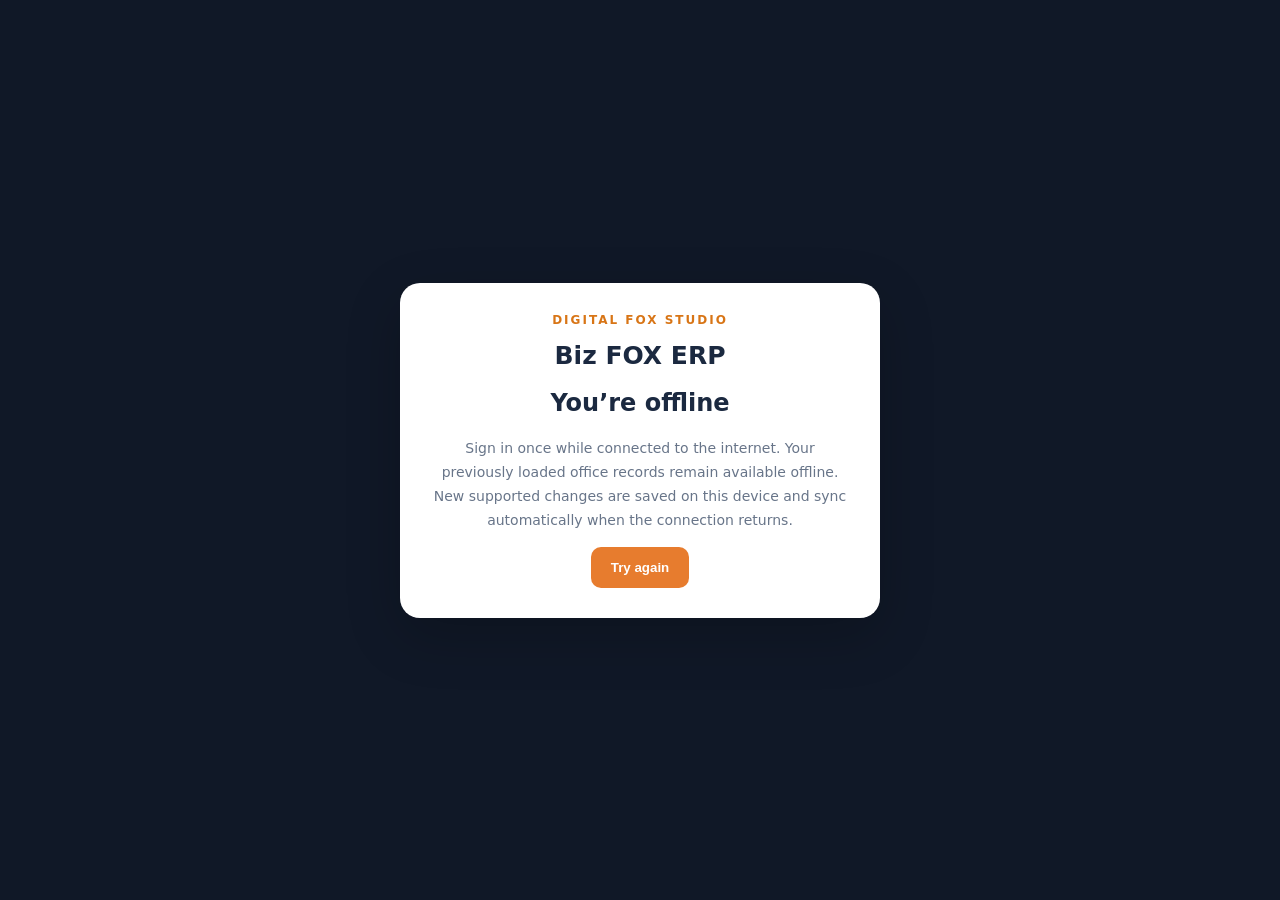
<file: app/src/main/assets/offline.html>
<!doctype html>
<html lang="en"><head><meta charset="utf-8"><meta name="viewport" content="width=device-width,initial-scale=1"><meta name="theme-color" content="#101827"><title>Offline · Biz FOX ERP</title><style>body{margin:0;min-height:100vh;display:grid;place-items:center;padding:22px;box-sizing:border-box;background:#101827;color:#fff;font-family:system-ui,sans-serif}.panel{max-width:420px;background:#fff;color:#1b2940;border-radius:20px;padding:30px;text-align:center;box-shadow:0 18px 55px #0003}.mark{font-size:12px;letter-spacing:2px;color:#d87516;font-weight:800}.panel h1{font-size:25px;margin:14px 0 8px}.panel p{font-size:14px;color:#687589;line-height:1.7}.panel button{background:#e77c2e;color:#fff;border:0;border-radius:10px;padding:13px 20px;font-weight:700}</style></head><body><main class="panel"><div class="mark">DIGITAL FOX STUDIO</div><h1>Biz FOX ERP</h1><h2>You’re offline</h2><p>Sign in once while connected to the internet. Your previously loaded office records remain available offline. New supported changes are saved on this device and sync automatically when the connection returns.</p><button onclick="if(window.BizFoxAndroid&&BizFoxAndroid.retryApp){BizFoxAndroid.retryApp()}else{location.href='https://digitalfoxstudios.github.io/biz-fox-erp/staff.html'}">Try again</button></main></body></html>
</file>
<file: assets/css/app.css>
@import url('https://fonts.googleapis.com/css2?family=DM+Sans:wght@400;500;600;700;800&display=swap');
:root{font-family:'DM Sans',system-ui,sans-serif;color:#182235;background:#f4f6fa;font-synthesis:none}*{box-sizing:border-box}body{margin:0}.app-shell{min-height:100vh}.sidebar{position:fixed;inset:0 auto 0 0;width:264px;background:#101827;color:#d8e0ee;padding:22px 15px;display:flex;flex-direction:column;z-index:5;overflow:auto}.brand{display:flex;align-items:center;gap:11px;color:#fff;text-decoration:none;padding:4px 8px 25px}.brand-mark{width:43px;height:43px;border-radius:13px;background:linear-gradient(145deg,#ff9d37,#f05a28);display:grid;place-items:center;color:#111827;font-size:13px;font-weight:900;letter-spacing:-1px}.brand strong,.brand small{display:block}.brand strong{font-size:17px}.brand small{font-size:10px;color:#8f9bb0;margin-top:3px}.nav-label{font-size:9px;letter-spacing:1.4px;color:#718098;font-weight:800;padding:17px 11px 7px}.nav-item{width:100%;border:0;background:transparent;color:#aebbd0;text-align:left;padding:11px 12px;border-radius:9px;display:flex;align-items:center;gap:12px;font:500 13px inherit;cursor:pointer;margin:2px 0}.nav-item span{font-size:12px}.nav-item:hover,.nav-item.active{background:#26354c;color:#fff}.nav-item.active{box-shadow:inset 3px 0 #ff9136}.sidebar-foot{margin-top:auto;padding:18px 10px 4px;border-top:1px solid #2a3547;font-size:11px;color:#c8d1df}.sidebar-foot span{display:block;color:#78869c;font-size:10px;margin-top:4px}.main{margin-left:264px;min-height:100vh;display:flex;flex-direction:column}.topbar{height:84px;background:#fff;border-bottom:1px solid #e8ebf1;display:flex;align-items:center;justify-content:space-between;padding:0 34px;position:sticky;top:0;z-index:3}.eyebrow{font-size:9px;letter-spacing:1.5px;color:#8994a6;font-weight:800}.topbar h1{font-size:20px;margin:3px 0 0}.top-actions{display:flex;align-items:center;gap:9px;font-size:11px;color:#657187}.status-dot{width:7px;height:7px;border-radius:50%;background:#20b77a}.avatar{margin-left:10px;width:34px;height:34px;border-radius:50%;display:grid;place-items:center;background:#fff0df;color:#bd5b16;font-weight:800}.menu-toggle{display:none;border:0;background:none;font-size:21px}.content{width:min(1200px,100%);margin:0 auto;padding:30px 34px;flex:1}.welcome{background:linear-gradient(110deg,#17253b,#263f60);color:#fff;border-radius:16px;padding:27px 30px;display:flex;justify-content:space-between;align-items:center;overflow:hidden}.welcome .eyebrow{color:#ffb46e}.welcome h2{font-size:24px;margin:9px 0 5px}.welcome p{font-size:12px;color:#c1cddd;margin:0}.welcome-icon{font-size:65px;color:#ffab5d;opacity:.9;margin-right:18px}.stats-grid{display:grid;grid-template-columns:repeat(4,1fr);gap:14px;margin:20px 0 29px}.stat-card{background:#fff;border:1px solid #e9edf3;border-radius:12px;padding:17px}.stat-icon{width:32px;height:32px;border-radius:9px;display:grid;place-items:center;font-weight:800}.blue{background:#e9f1ff;color:#3974cf}.green{background:#e5f8ef;color:#159c60}.amber{background:#fff2df;color:#d78220}.violet{background:#f1eaff;color:#8554c7}.stat-card p{font-size:11px;color:#768196;margin:13px 0 5px}.stat-card strong{font-size:25px}.stat-card small{display:block;font-size:9px;color:#98a1b0;margin-top:5px}.section-heading{display:flex;align-items:center;justify-content:space-between;margin-bottom:13px}.section-heading h3{font-size:16px;margin:0}.section-heading p{font-size:11px;color:#8590a2;margin:4px 0 0}.module-grid{display:grid;grid-template-columns:repeat(4,1fr);gap:12px}.module-card{background:#fff;border:1px solid #e8ecf2;border-radius:12px;padding:16px;text-align:left;cursor:pointer;color:#253149;transition:.15s}.module-card:hover{border-color:#f4a45c;transform:translateY(-2px);box-shadow:0 7px 20px #17253b0c}.module-card .module-icon{font-size:19px;color:#df782e}.module-card strong{display:block;font-size:12px;margin:10px 0 4px}.module-card small{font-size:10px;color:#8b95a6;line-height:1.5}.notice{margin-top:22px;padding:15px 17px;border:1px solid #f1dfc9;background:#fffaf4;border-radius:10px}.notice strong{font-size:11px;color:#9b5b22}.notice p{font-size:10px;color:#7d6b5b;line-height:1.6;margin:5px 0 0}footer{padding:17px 34px;border-top:1px solid #e8ebf1;background:#fff;color:#929bab;font-size:10px}footer span{padding:0 5px}.empty-page{background:#fff;border:1px solid #e8ecf2;border-radius:14px;padding:28px;margin-top:20px}.empty-page .module-icon{font-size:30px}.empty-page h2{font-size:19px;margin:10px 0 6px}.empty-page p{font-size:12px;color:#778397;line-height:1.7;max-width:650px}.tag{display:inline-block;padding:5px 9px;background:#fff1e4;color:#b96320;border-radius:20px;font-size:9px;font-weight:700}
@media(max-width:1050px){.stats-grid{grid-template-columns:repeat(2,1fr)}.module-grid{grid-template-columns:repeat(3,1fr)}}
@media(max-width:760px){.sidebar{transform:translateX(-100%);transition:transform .2s}.sidebar.open{transform:translateX(0);box-shadow:12px 0 35px #10182733}.main{margin-left:0}.topbar{height:72px;padding:0 17px;justify-content:flex-start;gap:13px}.menu-toggle{display:block}.top-actions{margin-left:auto}.status-text{display:none}.content{padding:19px 15px}.welcome{padding:22px 19px}.welcome h2{font-size:20px}.welcome-icon{font-size:45px;margin:0}.stats-grid{gap:9px;margin:14px 0 23px}.stat-card{padding:13px}.module-grid{grid-template-columns:repeat(2,1fr);gap:9px}.module-card{padding:13px}.module-card strong{font-size:11px}.module-card small{font-size:9px}footer{padding:15px}}
@media(max-width:360px){.module-grid{grid-template-columns:1fr}.stats-grid{grid-template-columns:1fr 1fr}}
/* Authentication and connected workspace controls */
.login-body{min-height:100vh;background:radial-gradient(circle at 15% 15%,#e7eef9 0,#f4f6fa 42%,#edf1f7 100%);display:grid;place-items:center;padding:22px}.login-wrap{width:min(440px,100%)}.login-brand{color:#182235;padding:0 0 22px}.login-brand strong{color:#182235}.login-card{background:#fff;border:1px solid #e6ebf2;border-radius:17px;padding:30px;box-shadow:0 18px 60px #1b2b4512}.login-heading h1{font-size:25px;margin:9px 0 6px}.login-heading p{font-size:12px;color:#7e899b;margin:0 0 23px}.login-card label,.org-form label{display:block;font-size:11px;font-weight:700;color:#48556b;margin:14px 0}.login-card input,.org-form input{display:block;width:100%;height:43px;border:1px solid #dfe5ed;border-radius:8px;padding:0 12px;margin-top:7px;font:13px inherit;outline:none}.login-card input:focus,.org-form input:focus{border-color:#e88a3d;box-shadow:0 0 0 3px #fcebdc}.primary-button{border:0;border-radius:8px;background:#e77c2e;color:#fff;padding:12px 17px;font:700 12px inherit;cursor:pointer;width:100%;margin-top:9px}.primary-button:disabled{opacity:.6}.auth-links{display:flex;justify-content:space-between;gap:10px;margin-top:18px}.auth-links button{border:0;background:none;color:#b65c1d;font:600 10px inherit;cursor:pointer;padding:3px}.form-message{font-size:11px;line-height:1.5;margin:10px 0 0}.form-message.error,.form-error{color:#c23e36}.form-message.success{color:#178653}.login-foot{text-align:center;color:#929bab;font-size:10px;margin-top:20px}.org-select{max-width:190px;border:1px solid #e3e8ef;border-radius:7px;background:#fff;padding:8px;font:11px inherit;color:#46546b}.profile-button{width:32px;height:32px;border:0;border-radius:50%;background:#fff0df;color:#b96320;font-weight:800}.signout-button{border:1px solid #e5e9ef;background:#fff;border-radius:7px;padding:7px 10px;color:#58657a;font:11px inherit}.app-message{background:#fff5e9;color:#91521e;padding:11px 14px;border-radius:8px;font-size:11px;margin-bottom:15px}.onboarding{max-width:650px}.org-form{max-width:430px;margin-top:20px}.org-form small{display:block;color:#929bab;font-size:9px;margin-top:5px}.org-form .primary-button{max-width:220px}.form-error{font-size:11px}@media(max-width:760px){.org-select{max-width:125px}.signout-button{padding:7px}.login-card{padding:23px}}

.data-page{background:#fff;border:1px solid #e8ecf2;border-radius:14px;padding:20px}.data-page-head{display:flex;justify-content:space-between;align-items:center;gap:12px}.data-page-head h2{font-size:20px;margin:10px 0 4px}.data-page-head p{font-size:11px;color:#8792a3;margin:0}.secondary-button{border:1px solid #e1e6ee;background:#fff;border-radius:7px;padding:8px 12px;font:11px inherit;color:#536178}.record-form{margin:20px 0;padding:17px;background:#f8f9fb;border:1px solid #edf0f4;border-radius:10px}.form-grid{display:grid;grid-template-columns:repeat(2,minmax(0,1fr));gap:0 14px}.record-form label{display:block;font-size:10px;font-weight:700;color:#58657a;margin:7px 0}.record-form input,.record-form select,.record-form textarea{display:block;width:100%;border:1px solid #dfe5ed;border-radius:7px;background:#fff;padding:10px;margin-top:6px;font:inherit;font-size:12px;color:#263349}.record-form .wide-field{grid-column:1/-1}.record-form .primary-button{width:auto;min-width:145px}.submodule-links{display:flex;gap:7px;flex-wrap:wrap;margin-top:15px}.submodule-links button{border:1px solid #e5e9ef;background:#fff;border-radius:20px;padding:7px 11px;font:10px inherit;color:#6a768a}.records-heading{display:flex;justify-content:space-between;align-items:center;margin:20px 0 10px}.records-heading h3{font-size:14px;margin:0}.records-heading span{font-size:10px;color:#929bab}.records-table{overflow:hidden}.table-scroll{overflow-x:auto}table{width:100%;border-collapse:collapse;font-size:10px;white-space:nowrap}th,td{text-align:left;padding:11px 10px;border-bottom:1px solid #edf0f4}th{background:#f7f8fa;color:#7b8799;font-size:9px;text-transform:uppercase;letter-spacing:.5px}td{color:#39465c}.empty-records{padding:24px;text-align:center;color:#8b95a6;font-size:11px;border:1px dashed #dce2ea;border-radius:9px}.app-message[hidden]{display:none}@media(max-width:600px){.data-page{padding:13px}.form-grid{grid-template-columns:1fr}.data-page-head h2{font-size:17px}.record-form{padding:12px}}


.app-update-check{white-space:nowrap;font-size:12px;padding:9px 12px}
.app-update-notice{position:fixed;z-index:10000;left:16px;right:16px;bottom:18px;max-width:620px;margin:0 auto;padding:16px 18px;background:#fff;border:1px solid #dbe3ef;border-radius:16px;box-shadow:0 12px 40px rgba(16,24,39,.2);display:flex;align-items:center;justify-content:space-between;gap:16px;color:#17243a}
.app-update-notice strong{display:block;font-size:15px}
.app-update-notice p{margin:5px 0 0;color:#65738a;font-size:13px;line-height:1.4}
.app-update-notice button{flex:0 0 auto;border:0;border-radius:10px;padding:11px 15px;background:#172d4b;color:#fff;font-weight:700}
@media(max-width:520px){.app-update-check{padding:8px;font-size:11px}.app-update-notice{left:10px;right:10px;bottom:12px;padding:13px;gap:10px}.app-update-notice button{padding:10px;font-size:12px}}


/* Mobile viewport and horizontal-overflow correction */
html,body{max-width:100%;overflow-x:hidden}
.app-shell,.main,.content{min-width:0;max-width:100%}
.content{width:100%}
.stats-grid,.module-grid{grid-template-columns:repeat(2,minmax(0,1fr))}
.stat-card,.module-card,.welcome{min-width:0}
@media(max-width:760px){
  .topbar{height:auto;min-height:72px;flex-wrap:wrap;row-gap:10px;padding:12px 15px}
  .topbar>div:first-of-type{min-width:0;flex:1}
  .top-actions{width:100%;min-width:0;margin-left:0;display:flex;justify-content:flex-end;flex-wrap:nowrap;gap:6px}
  .org-select{flex:1 1 90px;width:1%;min-width:0;max-width:none}
  .app-update-check{flex:0 0 auto;white-space:nowrap;padding:8px 9px}
  .profile-button,.signout-button{flex:0 0 auto}
  .status-dot{flex:0 0 7px}
  .content{padding:16px 12px}
  .welcome{gap:10px}
  .welcome>div{min-width:0}
  .welcome h2{overflow-wrap:anywhere}
  .welcome p{overflow-wrap:anywhere}
  .stats-grid{grid-template-columns:repeat(2,minmax(0,1fr))}
  .module-grid{grid-template-columns:repeat(2,minmax(0,1fr))}
}
@media(max-width:380px){
  .top-actions{gap:5px}
  .app-update-check{font-size:10px;padding:8px 7px}
  .org-select{font-size:10px;padding:7px 5px}
  .signout-button{font-size:10px;padding:7px 7px}
  .content{padding-left:10px;padding-right:10px}
  .stat-card{padding:11px}
}


/* Final narrow-screen layout guard: keep every dashboard region inside the device viewport. */
html,body{width:100%;max-width:100%;overflow-x:clip}
.app-shell,.main{width:100%;max-width:100%;min-width:0;overflow-x:clip}
.content{width:100%;max-width:100%;min-width:0;margin:0 auto}
.topbar,.top-actions{min-width:0;max-width:100%}
.stats-grid,.module-grid{width:100%;max-width:100%;grid-template-columns:repeat(2,minmax(0,1fr))}
.stat-card,.module-card{min-width:0;max-width:100%;overflow-wrap:anywhere}
@media(max-width:760px){
 .topbar{width:100%;flex-wrap:wrap;justify-content:flex-start;gap:10px;padding:12px}
 .topbar>div:first-of-type{flex:1 1 130px;min-width:0}
 .top-actions{width:100%;flex:1 1 100%;margin:0;display:flex;align-items:center;justify-content:space-between;gap:6px;flex-wrap:wrap}
 .app-update-check{flex:0 1 auto;max-width:100%;white-space:nowrap}
 .org-select{flex:1 1 100px;width:auto;min-width:0;max-width:100%}
 .content{padding:16px 12px}
 .welcome{width:100%;max-width:100%;min-width:0;gap:8px;padding:20px 16px}
 .welcome-icon{flex:0 0 auto;margin:0;font-size:38px}
 .welcome>div{min-width:0;max-width:100%}
 .stats-grid{grid-template-columns:repeat(2,minmax(0,1fr));gap:9px}
 .module-grid{grid-template-columns:repeat(2,minmax(0,1fr));gap:9px}
}
@media(max-width:380px){.content{padding-left:9px;padding-right:9px}.top-actions{gap:5px}.welcome h2{font-size:18px}}


/* Biz FOX branded sidebar updater */
.nav-update-item{margin-top:8px!important;border:1px solid #39465a!important;background:linear-gradient(100deg,#263b58,#1b2c43)!important;color:#fff!important}
.nav-update-item:hover{border-color:#f39a49!important;background:#304865!important}
.nav-update-icon{width:25px;height:25px;display:inline-grid;place-items:center;border-radius:8px;background:#ff9d37;color:#17253b;font-size:19px;font-weight:800}
.nav-update-badge{margin-left:auto;padding:3px 6px;border-radius:5px;background:#ff9d37;color:#17253b;font-size:8px;font-weight:900;letter-spacing:.6px}
.brand-mark{box-shadow:0 5px 16px #f1843240}


/* Staff work assignment and report review */
.task-work-list,.task-report-list{display:grid;gap:12px;margin:14px 0 28px}
.task-work-card,.task-report-card{background:#fff;border:1px solid var(--line,#e5eaf1);border-radius:14px;padding:17px 19px;box-shadow:0 5px 18px #17253b08}
.task-work-main h3{margin:10px 0 6px;font-size:17px}.task-work-main p,.task-report-card p{color:#647187;font-size:13px;line-height:1.55;white-space:pre-wrap}
.task-work-main small,.report-card-head small{display:block;color:#78859a;font-size:12px;margin-top:8px}
.task-priority,.task-state{display:inline-flex;padding:4px 8px;border-radius:99px;font-size:10px;font-weight:800;text-transform:capitalize;background:#edf2f8;color:#47556b;margin-right:5px}
.priority-urgent,.priority-high{background:#fff0e6;color:#a44b1c}.state-completed,.state-approved{background:#e6f6ed;color:#23734a}.state-blocked,.state-revision_requested{background:#fff0e6;color:#a44b1c}
.report-card-head{display:flex;align-items:flex-start;justify-content:space-between;gap:12px}.report-card-head strong{font-size:14px}
.task-report-card label{display:grid;gap:6px;margin:13px 0 9px;font-size:12px;font-weight:700;color:#536178}
.task-report-card textarea{width:100%;min-height:60px;border:1px solid #dce3ec;border-radius:9px;padding:10px;font:inherit;font-size:13px}
.report-actions{display:flex;flex-wrap:wrap;gap:8px}
@media(max-width:620px){.report-card-head{display:block}.task-report-card .task-state{margin-top:8px}.report-actions .secondary-button{flex:1}}

/* Approved brand artwork — render the original repository image without redrawing it. */
.brand-logo{width:48px;height:48px;display:block;object-fit:contain;flex:0 0 48px;border-radius:0}
.login-brand .brand-logo{width:56px;height:56px;flex-basis:56px}


/* Data-first workflow: entry panels stay closed until an explicit Add/Edit action. */
.record-form[hidden]{display:none!important}
.data-page-actions{display:flex;align-items:center;justify-content:flex-end;gap:10px;flex-wrap:wrap;margin:14px 0 18px}
.data-page-actions .primary-button{width:auto}
.record-form-actions{display:flex;align-items:center;gap:10px;flex-wrap:wrap;margin-top:12px}
.record-form-actions .primary-button,.record-form-actions .secondary-button{width:auto;min-width:110px}
.task-add-action{margin-top:18px}
.empty-records{line-height:1.6}
@media(max-width:600px){
 .data-page-actions{justify-content:stretch}
 .data-page-actions button{flex:1}
 .record-form-actions button{flex:1}
}


/* DIGITAL FOX STUDIO — Biz FOX ERP visual system */
:root{--fox-ink:#142238;--fox-navy:#101c30;--fox-panel:#172943;--fox-orange:#f28a32;--fox-gold:#ffb45f;--fox-paper:#f5f7fa;--fox-line:#e5eaf1;--fox-muted:#718096}
body{background:var(--fox-paper);color:var(--fox-ink)}
.sidebar{width:276px;padding:24px 16px 18px;background:linear-gradient(180deg,#101c30 0%,#14253d 100%);border-right:1px solid #263a56}
.brand{gap:13px;padding:3px 9px 26px;border-bottom:1px solid #ffffff12;margin-bottom:12px}
.brand-logo{width:50px;height:50px;flex-basis:50px;object-fit:contain}
.brand strong{font-size:18px;letter-spacing:-.55px}
.brand small{font-size:9px;letter-spacing:1.05px;text-transform:uppercase;color:#a9b7cb}
.nav-label{padding:20px 12px 8px;font-size:9px;letter-spacing:1.55px;color:#8091aa}
.nav-item{min-height:43px;margin:3px 0;padding:10px 12px;gap:13px;border:1px solid transparent;border-radius:10px;color:#bdc9d9;font-family:inherit;font-size:14px;transition:background .18s,border-color .18s,color .18s}
.nav-item>span{font-size:12px;font-weight:600}
.nav-item:hover{background:#ffffff0d;color:#fff}
.nav-item.active{background:linear-gradient(100deg,#f28a32 0%,#dc7025 100%);border-color:#ffb66d;color:#fff;box-shadow:0 7px 18px #f28a3230,inset 0 1px #ffffff30}
.nav-item.active{box-shadow:0 7px 18px #f28a3230}
.nav-update-item{border-color:#43536a!important;background:#1b304b!important}
.nav-update-item:hover{border-color:var(--fox-gold)!important;background:#263e5d!important}
.sidebar-foot{border-top:1px solid #ffffff18;color:#e6edf6;padding:17px 10px 3px;font-weight:700;letter-spacing:.2px}
.sidebar-foot span{color:#98a9bf;font-weight:500;letter-spacing:0}
.main{margin-left:276px;background:#f5f7fa}
.topbar{height:82px;padding:0 32px;background:#fff;border-bottom:1px solid var(--fox-line);box-shadow:0 3px 15px #14223806}
.topbar h1{font-size:21px;letter-spacing:-.5px;color:#142238}
.topbar .eyebrow{color:#d47a2c;letter-spacing:1.65px}
.content{max-width:1440px;padding:28px 32px 34px}
.welcome{position:relative;min-height:176px;padding:30px 34px;border:1px solid #29425f;border-radius:18px;background:radial-gradient(circle at 88% 18%,#37516f 0,transparent 32%),linear-gradient(115deg,#13243b 0%,#203b5b 60%,#2b4565 100%);box-shadow:0 12px 28px #13243b18}
.welcome:after{content:"";position:absolute;right:0;bottom:0;width:180px;height:4px;background:linear-gradient(90deg,transparent,var(--fox-orange))}
.welcome .eyebrow{color:#ffbd7d}
.welcome h2{font-size:clamp(22px,2.4vw,29px);letter-spacing:-.8px}
.welcome p{font-size:13px;color:#d2dce9}
.welcome-icon{font-size:76px;color:#ffad60;text-shadow:0 8px 28px #ff9a3c30}
.stats-grid{gap:16px;margin:22px 0 31px}
.stat-card{position:relative;min-height:142px;padding:19px 20px;border:1px solid #e7ebf1;border-radius:15px;box-shadow:0 5px 18px #1a2d4607;transition:transform .18s,box-shadow .18s}
.stat-card:hover{transform:translateY(-2px);box-shadow:0 10px 25px #1a2d4610}
.stat-icon{width:36px;height:36px;border-radius:11px;font-size:16px}
.stat-card p{font-size:12px;font-weight:650;color:#6e7c91;margin:12px 0 3px}
.stat-card strong{font-size:27px;letter-spacing:-.7px;color:#172943}
.stat-card small{font-size:10px;color:#8995a7}
.section-heading{margin:0 0 14px}
.section-heading h3{font-size:17px;letter-spacing:-.35px;color:#172943}
.section-heading p{font-size:11px;color:#8390a3}
.module-grid{gap:14px}
.module-card{position:relative;min-height:132px;padding:17px 18px;border:1px solid #e5eaf1;border-radius:14px;box-shadow:0 4px 14px #1a2d4605;transition:transform .18s,border-color .18s,box-shadow .18s}
.module-card:before{content:"";position:absolute;left:0;top:16px;bottom:16px;width:3px;border-radius:0 3px 3px 0;background:#f28a32;opacity:0;transition:opacity .18s}
.module-card:hover{transform:translateY(-3px);border-color:#f1bd8d;box-shadow:0 12px 25px #1a2d4610}
.module-card:hover:before{opacity:1}
.module-card .module-icon{display:inline-grid;place-items:center;width:34px;height:34px;border-radius:10px;background:#fff1e5;color:#d76d22;font-size:17px}
.module-card strong{font-size:12px;margin:11px 0 5px;color:#1d304a}
.module-card small{font-size:10px;line-height:1.55;color:#7d8ba0}
.notice{border-color:#f1d7bd;background:#fff9f3;border-radius:12px;padding:16px 18px}
.notice strong{font-size:11px;color:#a95e24}
.notice p{font-size:10px;color:#826d5b}
footer{padding:18px 32px;background:#fff;border-top:1px solid #e5eaf1;color:#8793a5}
.empty-page,.data-page{border-color:#e5eaf1;border-radius:15px;box-shadow:0 5px 18px #1a2d4606}
.primary-button{background:linear-gradient(100deg,#f28a32,#df7428);box-shadow:0 5px 13px #e47a2a24}
.primary-button:hover{filter:brightness(1.04)}
.secondary-button,.signout-button{border-color:#dfe5ed;border-radius:9px}
.login-body{background:radial-gradient(circle at 18% 15%,#e5edf7 0,#f5f7fa 42%,#eef2f7 100%)}
.login-wrap{width:min(460px,100%)}
.login-brand{padding-bottom:25px}
.login-card{border:1px solid #e3e9f0;border-radius:19px;box-shadow:0 22px 65px #13243b16;padding:32px}
.login-heading .eyebrow{color:#d47a2c}
.login-heading h1{letter-spacing:-.7px;color:#172943}
.login-card input{height:46px;border-radius:10px;background:#fbfcfe}
.login-card input:focus{border-color:#ef9b54;box-shadow:0 0 0 3px #f28a3218}
.login-card .primary-button{height:46px;border-radius:10px;font-size:13px}
.login-foot{color:#8793a5}
@media(max-width:1050px){.module-grid{grid-template-columns:repeat(2,minmax(0,1fr))}}
@media(max-width:760px){
 .sidebar{width:min(292px,86vw);padding:20px 14px}
 .main{margin-left:0}
 .topbar{min-height:74px;padding:12px 15px}
 .content{padding:17px 13px 25px}
 .welcome{min-height:154px;padding:22px 19px;border-radius:15px}
 .welcome-icon{font-size:48px}
 .stats-grid{gap:10px;margin:15px 0 24px}
 .stat-card{min-height:126px;padding:14px}
 .module-grid{gap:10px}
 .module-card{min-height:124px;padding:14px}
 footer{padding:15px}
}
@media(max-width:380px){.welcome-icon{display:none}.module-grid{grid-template-columns:1fr}}

/* Manager work-evidence gallery and GPS link */
.task-report-photos{display:flex;flex-wrap:wrap;gap:9px;margin:12px 0}
.task-report-photos a{display:block}
.task-report-photos img{width:112px;height:88px;object-fit:cover;border:1px solid #e0e6ee;border-radius:9px;background:#f1f4f8}
.task-report-location{font-size:11px!important;color:#64748b!important}
.task-report-location a{color:#c66c27;font-weight:800}


/* Sidebar account profile and sign-out workspace */
.profile-page{max-width:820px;background:#fff;border:1px solid var(--fox-line);border-radius:18px;overflow:hidden;box-shadow:0 8px 28px #17253b08}
.profile-hero{display:flex;align-items:center;gap:17px;padding:26px;background:linear-gradient(110deg,#17253b,#294563);color:#fff}
.profile-avatar{width:64px;height:64px;flex:0 0 64px;border-radius:50%;display:grid;place-items:center;background:#fff0df;color:#b96320;font-size:27px;font-weight:800}
.profile-hero .eyebrow{color:#ffb46e}.profile-hero h2{font-size:22px;margin:5px 0}.profile-hero p{margin:0;color:#c5d0df;font-size:12px}
.profile-details{display:grid;grid-template-columns:repeat(2,minmax(0,1fr));gap:0;padding:8px 22px}
.profile-detail{padding:17px 5px;border-bottom:1px solid #edf0f4;min-width:0}
.profile-detail small{display:block;color:#8a95a6;font-size:10px;margin-bottom:6px}
.profile-detail strong{display:block;color:#26364e;font-size:13px;overflow-wrap:anywhere}
.profile-detail .profile-id{font-size:10px;font-weight:500}
.profile-actions{padding:18px 22px;background:#fafbfd}
.profile-signout{padding:11px 16px;border-color:#f0d6d1;color:#b83e35;font-weight:700;cursor:pointer}
.profile-signout:hover{background:#fff3f1}
@media(max-width:520px){.profile-hero{padding:21px 17px}.profile-details{grid-template-columns:1fr;padding:4px 17px}.profile-detail{padding:13px 3px}.profile-actions{padding:15px 17px}.profile-signout{width:100%}}


/* Biz FOX 1.2 unified workspace visual system */
:root{--fox-ink:#142238;--fox-navy:#101d32;--fox-orange:#f28b32;--fox-line:#e7edf4;--fox-muted:#718096}
body{background:#f3f6fb}
.sidebar{background:linear-gradient(180deg,#101d32 0%,#172b45 100%)}
.brand-logo{object-fit:contain;background:transparent}
.nav-item{transition:background .18s ease,transform .18s ease}
.nav-item:hover{transform:translateX(2px)}
.main{background:radial-gradient(ellipse at 92% 4%,rgba(242,139,50,.07),transparent 28%),#f4f6fa}
.topbar{box-shadow:0 4px 18px rgba(20,34,56,.035);backdrop-filter:blur(12px)}
.content{max-width:1600px}
.welcome{position:relative;overflow:hidden;border:1px solid rgba(255,255,255,.12);background:linear-gradient(115deg,#14243c 0%,#1c3b5d 68%,#24506d 100%);color:#fff;border-radius:20px;box-shadow:0 16px 34px rgba(20,40,66,.14)}
.welcome:after{content:"";position:absolute;width:310px;height:310px;right:5%;top:-180px;border:1px solid rgba(255,255,255,.14);border-radius:50%;box-shadow:0 0 0 28px rgba(255,255,255,.035),0 0 0 58px rgba(255,255,255,.025)}
.welcome h2{color:#fff;font-size:clamp(25px,3vw,34px);letter-spacing:-.8px}
.welcome p{color:#d1deeb}
.welcome .eyebrow{color:#ffb56e}
.welcome-icon{position:relative;z-index:1;color:#ffb56e;font-size:58px}
.stats-grid{gap:18px}
.stat-card,.module-card,.data-page,.profile-page{border:1px solid var(--fox-line);border-radius:16px;box-shadow:0 8px 24px rgba(23,42,66,.045);transition:transform .18s ease,box-shadow .18s ease}
.stat-card:hover,.module-card:hover{transform:translateY(-3px);box-shadow:0 14px 30px rgba(23,42,66,.09)}
.stat-card strong{font-variant-numeric:tabular-nums;letter-spacing:-1px}
.module-card{text-align:left;min-height:148px;padding:20px;background:linear-gradient(150deg,#fff,#fbfcfe)}
.module-icon{display:grid;place-items:center;width:42px;height:42px;border-radius:13px;background:#fff1e4;color:#c86b1e;font-size:20px;margin-bottom:12px}
.primary-button{background:linear-gradient(135deg,#f59a42,#e87527);box-shadow:0 5px 12px rgba(224,116,39,.18)}
.primary-button:hover{filter:brightness(1.03);transform:translateY(-1px)}
.login-body{background:radial-gradient(circle at 15% 20%,rgba(243,145,55,.18),transparent 28%),radial-gradient(circle at 88% 82%,rgba(41,91,133,.2),transparent 32%),linear-gradient(135deg,#eef2f7,#f8fafc)}
.login-wrap{max-width:480px}
.login-card{border:1px solid rgba(220,228,238,.9);box-shadow:0 24px 70px rgba(22,40,65,.12);border-radius:22px}
.login-heading h1{letter-spacing:-1.1px}
.login-brand .brand-logo{width:54px;height:54px}
.profile-hero{background:linear-gradient(120deg,#172b45,#244968);border-radius:18px;color:#fff;padding:26px}
.profile-hero h2{color:#fff}
.profile-hero p{color:#d7e2ef}
@media(max-width:760px){.welcome{border-radius:16px}.welcome-icon{font-size:42px}.stat-card{border-radius:14px}.content{padding:18px}}


/* Executive dashboard: live analytics and quick-action panels */
.welcome{padding:32px 34px;display:flex;align-items:center;justify-content:space-between;min-height:174px}
.welcome-meta{display:flex;align-items:center;gap:18px;flex-wrap:wrap;margin-top:20px;color:#d5e1ee;font-size:11px}
.welcome-meta span{display:inline-flex;align-items:center;gap:7px}
.welcome-meta i{width:7px;height:7px;border-radius:50%;background:#5fe0a0;box-shadow:0 0 0 4px #5fe0a022}
.dashboard-section-title{display:flex;justify-content:space-between;align-items:end;gap:12px;margin:28px 0 14px}
.dashboard-section-title h3,.panel-heading h3{margin:4px 0;font-size:18px;letter-spacing:-.35px;color:#1c2a3e}
.dashboard-section-title p,.panel-heading p{margin:4px 0 0;color:#78869a;font-size:12px}
.dashboard-section-title .eyebrow{font-size:9px;letter-spacing:1.4px;color:#c8752c;font-weight:800}
.dashboard-stats{margin-bottom:18px}
.dashboard-panels{display:grid;grid-template-columns:minmax(0,1fr) minmax(0,1fr);gap:17px;margin:18px 0}
.dashboard-panel{min-width:0;background:#fff;border:1px solid #e6ebf2;border-radius:17px;padding:21px;box-shadow:0 8px 24px rgba(23,42,66,.04)}
.panel-heading{display:flex;align-items:center;justify-content:space-between;gap:12px;margin-bottom:18px}
.panel-symbol{display:grid;place-items:center;width:36px;height:36px;border-radius:11px;background:#f2f5fa;color:#54708e;font-size:18px}
.task-chart-total{display:flex;align-items:baseline;gap:9px;margin:0 0 17px}
.task-chart-total strong{font-size:35px;letter-spacing:-1.4px;color:#1b2b43}
.task-chart-total span{font-size:11px;color:#7a8799}
.task-chart-bars{display:grid;gap:13px}
.task-chart-row>div:first-child{display:flex;justify-content:space-between;font-size:11px;margin-bottom:6px;color:#58677b}
.task-chart-row b{font-variant-numeric:tabular-nums;color:#27384e}
.task-chart-track{height:8px;border-radius:20px;background:#eef2f7;overflow:hidden}
.task-chart-track i{height:100%;display:block;border-radius:20px;min-width:0}
.chart-pending{background:#f3b34d}.chart-progress{background:#4c91dc}.chart-complete{background:#3ab783}.chart-other{background:#9ba9bb}
.quick-action-grid{display:grid;grid-template-columns:repeat(2,minmax(0,1fr));gap:10px}
.quick-action-grid button{border:1px solid #e8edf4;border-radius:12px;background:#fbfcfe;text-align:left;padding:12px;display:grid;grid-template-columns:32px 1fr;align-items:center;column-gap:9px;cursor:pointer;color:#26374e;transition:.18s}
.quick-action-grid button:hover{border-color:#f0b37d;background:#fffaf5;transform:translateY(-2px)}
.quick-action-grid button>span{grid-row:span 2;width:32px;height:32px;border-radius:10px;background:#fff0e2;color:#c66c25;display:grid;place-items:center;font-size:16px}
.quick-action-grid button b{font-size:11px}
.quick-action-grid button small{font-size:9px;color:#8490a1;margin-top:2px}
.dashboard-recent{margin:0 0 24px}
.text-action{border:0;background:transparent;color:#c66c25;font-size:11px;font-weight:700;cursor:pointer}
.recent-work-list{display:grid}
.recent-work-item{display:flex;align-items:center;gap:11px;padding:11px 0;border-top:1px solid #eff2f6;min-width:0}
.recent-work-icon{width:33px;height:33px;flex:0 0 33px;border-radius:10px;background:#edf5ff;color:#477eaf;display:grid;place-items:center}
.recent-work-item>div{min-width:0;flex:1;display:grid;gap:4px}
.recent-work-item>div b{font-size:12px;color:#2b3b51;overflow:hidden;text-overflow:ellipsis;white-space:nowrap}
.recent-work-item>div small{font-size:10px;color:#8a96a6}
.recent-work-item .task-state{font-size:9px;white-space:nowrap}
.chart-loading,.dashboard-empty{padding:20px 10px;text-align:center;color:#8995a5;font-size:12px}
@media(max-width:900px){.dashboard-panels{grid-template-columns:1fr}}
@media(max-width:560px){.welcome{padding:23px 20px;min-height:150px}.welcome-meta{gap:9px;display:grid}.dashboard-section-title{align-items:center}.dashboard-panel{padding:16px}.quick-action-grid button{padding:10px 8px}.recent-work-item{gap:8px}.recent-work-item .task-state{max-width:88px;overflow:hidden;text-overflow:ellipsis}}

.task-manager-actions{display:flex;gap:7px;flex-wrap:wrap;margin-top:11px}
.task-manager-actions button{border:1px solid #dfe6ef;background:#fff;border-radius:8px;padding:7px 10px;font-size:10px;font-weight:700;color:#53657d;cursor:pointer}
.task-manager-actions button:hover:not(:disabled){border-color:#efb27b;color:#b96825;background:#fff9f3}
.task-manager-actions button:disabled{opacity:.45;cursor:default}
@media(max-width:560px){.task-manager-actions button{flex:1}}

.report-kpi-grid{display:grid;grid-template-columns:repeat(4,minmax(0,1fr));gap:13px;margin:18px 0}
.report-kpi{background:#fff;border:1px solid #e6ebf2;border-radius:14px;padding:17px;display:grid;gap:7px;box-shadow:0 6px 20px #172b4508}
.report-kpi small{font-size:11px;color:#718096}
.report-kpi strong{font-size:29px;letter-spacing:-1px;color:#1d304a;font-variant-numeric:tabular-nums}
.report-kpi span{font-size:10px;color:#94a0ae}
.report-review-summary{display:grid;grid-template-columns:1fr 1fr;gap:12px;align-items:center}
.review-big{grid-row:span 2;display:grid;gap:3px;padding:16px;border-radius:13px;background:#fff5e9}
.review-big strong{font-size:42px;line-height:1;color:#c8752c}
.review-big span,.review-small span{font-size:11px;color:#78869a}
.review-small{display:flex;justify-content:space-between;gap:8px;padding:10px 0;border-bottom:1px solid #edf1f5;font-size:11px}
.review-small b{color:#263950}
.report-review-summary>button{grid-column:1/-1}
@media(max-width:780px){.report-kpi-grid{grid-template-columns:repeat(2,minmax(0,1fr))}}
@media(max-width:430px){.report-kpi{padding:13px}.report-kpi strong{font-size:25px}}
@media print{.sidebar,.topbar,.data-page-actions,.task-manager-actions,.text-action{display:none!important}.main{margin:0!important;background:#fff}.content{padding:0!important}.dashboard-panel,.report-kpi{box-shadow:none;break-inside:avoid}}


/* Customer onboarding and sales documents */
.sales-page{max-width:1440px}.sales-head-mark{width:64px;height:64px;border-radius:18px;background:linear-gradient(145deg,#fff3e5,#ffe0bd);color:#c66a10;display:grid;place-items:center;font-size:32px;font-weight:800;box-shadow:inset 0 0 0 1px #f3d1ad}.sales-summary{display:grid;grid-template-columns:repeat(3,minmax(0,1fr));gap:14px;margin:20px 0}.sales-summary article{background:linear-gradient(145deg,#fff,#f7f9fc);border:1px solid #e5eaf1;border-radius:14px;padding:17px 20px;display:flex;flex-direction:column;gap:6px}.sales-summary small{color:#667085;font-size:12px}.sales-summary strong{font-size:24px;color:#14243a}.sales-tabs{display:flex;gap:8px;border-bottom:1px solid #e5eaf1;margin-bottom:18px;overflow-x:auto}.sales-tabs button{border:0;background:transparent;color:#667085;font-weight:700;padding:13px 18px;border-bottom:3px solid transparent;white-space:nowrap;cursor:pointer}.sales-tabs button.active{color:#d87516;border-color:#ed8b2d}.sales-toolbar{display:flex;justify-content:space-between;align-items:center;gap:16px;margin:20px 0}.sales-toolbar h3{margin:0 0 5px}.sales-toolbar p{margin:0;color:#748094;font-size:13px}.table-subline{display:block;color:#8a94a5;font-size:11px;margin-top:3px}.sales-line-row{display:grid;grid-template-columns:minmax(180px,1fr) 86px 120px 90px 34px;gap:8px;margin:8px 0}.sales-line-row input,.sales-line-row select{min-width:0;width:100%;border:1px solid #dce3ec;border-radius:8px;padding:10px;background:#fff;color:#172438}.remove-line{border:0;border-radius:8px;background:#fff0ed;color:#c33b2f;font-size:22px;cursor:pointer}.sales-lines-head{margin:20px 0 8px}.sales-lines-head h4{margin:0 0 10px}.sales-lines-head>div{display:grid;grid-template-columns:minmax(180px,1fr) 86px 120px 90px 34px;gap:8px;color:#7a8495;font-size:11px;padding:0 8px}.sales-calculation{display:flex;justify-content:space-between;gap:24px;align-items:flex-end;background:#f6f8fb;border:1px solid #e5eaf1;border-radius:12px;padding:16px;margin:16px 0}.sales-calculation label{max-width:220px}.sales-calculation>div{min-width:230px;display:grid;gap:8px}.sales-calculation>div span,.sales-calculation>div strong{display:flex;justify-content:space-between;gap:20px}.sales-calculation>div strong{font-size:17px;border-top:1px solid #dce3ec;padding-top:10px;color:#15243a}.sales-doc-form{margin:16px 0 22px}.sales-doc-form h3{margin-top:0}.sales-page .records-table td{vertical-align:middle}.sales-page .records-table td:last-child{min-width:210px}.sales-page .records-table td:last-child button{margin:3px;font-size:11px;padding:7px 9px}
@media(max-width:720px){.sales-summary{grid-template-columns:1fr 1fr}.sales-toolbar{align-items:flex-start;flex-direction:column}.sales-line-row,.sales-lines-head>div{grid-template-columns:minmax(130px,1fr) 64px 88px 72px 30px;gap:5px}.sales-line-row input,.sales-line-row select{padding:8px 5px;font-size:12px}.sales-calculation{flex-direction:column;align-items:stretch}.sales-calculation label{max-width:none}.sales-calculation>div{min-width:0}.sales-head-mark{display:none}}

.brand-splash{position:fixed;inset:0;z-index:9999;background:#101827;display:flex;flex-direction:column;align-items:center;justify-content:center;color:#fff;gap:12px;transition:opacity .25s ease,visibility .25s ease}.brand-splash img{width:124px;height:124px;object-fit:contain;margin-bottom:12px}.brand-splash strong{font-size:26px}.brand-splash small{font-size:10px;letter-spacing:2px;color:#ffad5e}.brand-splash.hidden{opacity:0;visibility:hidden;pointer-events:none}.top-actions{gap:10px}.status-dot.offline{background:#d97706}.notify-enable{border:1px solid #dce3ec;background:#fff;border-radius:9px;padding:7px 10px;cursor:pointer;color:#25364c}


/* Mobile workspace header and action layout refinement */
@media(max-width:600px){
  .data-page-head{display:grid;grid-template-columns:minmax(0,1fr);align-items:start;gap:14px}
  .data-page-head>div:first-child{min-width:0}
  .data-page-head h2{overflow-wrap:anywhere}
  .data-page-actions{display:grid;grid-template-columns:repeat(2,minmax(0,1fr));gap:10px;width:100%;margin:0 0 18px}
  .data-page-actions button,
  .data-page-actions .primary-button{box-sizing:border-box;width:100%;min-width:0;min-height:48px;margin:0;padding:12px 10px;display:flex;align-items:center;justify-content:center;text-align:center;white-space:nowrap;flex:none}
  .submodule-links{display:grid;grid-template-columns:repeat(2,minmax(0,1fr));gap:9px;margin-top:17px}
  .submodule-links button{width:100%;min-height:44px;padding:9px 10px;white-space:nowrap;text-align:center}
}
@media(min-width:601px){
  .data-page-head{align-items:center}
  .data-page-actions{flex-wrap:nowrap}
  .data-page-actions .primary-button{white-space:nowrap;min-width:112px}
  .data-page-actions .secondary-button{white-space:nowrap;min-width:96px}
}

/* Consistent in-app back navigation on every workspace screen */
.workspace-backbar{display:flex;align-items:center;margin:0 0 14px}
.workspace-back-button{display:inline-flex;align-items:center;justify-content:center;min-height:42px;padding:9px 16px;border:1px solid #dce3ec;border-radius:12px;background:#fff;color:#26364b;font-size:14px;font-weight:600;box-shadow:0 2px 8px rgba(20,35,55,.05);cursor:pointer}
.workspace-back-button:active{transform:translateY(1px)}
.workspace-back-button:disabled{opacity:.48;cursor:default}

/* Remove the extra in-content Back header from admin and employee workspaces */
.workspace-backbar{display:none!important}


.task-map-open{border:0;background:transparent;padding:0;color:#c66c27;font:inherit;font-weight:800;text-decoration:underline;cursor:pointer}.task-map-modal{display:none;position:fixed;inset:0;z-index:10050;background:rgba(12,22,36,.72);padding:clamp(10px,3vw,28px);align-items:center;justify-content:center}.task-map-modal.open{display:flex}.task-map-dialog{width:min(900px,100%);height:min(760px,92vh);background:#fff;border-radius:16px;overflow:hidden;display:flex;flex-direction:column;box-shadow:0 24px 80px #07142666}.task-map-heading{display:flex;align-items:center;justify-content:space-between;gap:12px;padding:13px 16px;border-bottom:1px solid #e5eaf1;color:#172943}.task-map-heading b,.task-map-heading small{display:block}.task-map-heading small{margin-top:4px;color:#77849a;font-size:11px}.task-map-heading button{width:38px;height:38px;border:1px solid #e1e7ef;border-radius:10px;background:#fff;color:#27384e;font-size:26px;cursor:pointer}.task-map-dialog iframe{width:100%;height:100%;min-height:0;border:0;background:#eef2f7}.task-map-footer{padding:11px 16px;border-top:1px solid #e5eaf1}.task-map-footer a{color:#c66c27;font-weight:750;font-size:13px}@media(max-width:600px){.task-map-modal{padding:0}.task-map-dialog{width:100%;height:100%;max-height:100%;border-radius:0}.task-map-heading,.task-map-footer{padding:12px}}

.assignment-checklist-editor{margin:18px 0;padding:16px;border:1px solid #dfe7f0;border-radius:13px;background:#f8fafd}
.assignment-checklist-heading{display:flex;align-items:center;justify-content:space-between;gap:12px;margin-bottom:12px}
.assignment-checklist-heading b,.assignment-checklist-heading small{display:block}.assignment-checklist-heading b{color:#192b44}.assignment-checklist-heading small{margin-top:4px;color:#6d7c90;font-size:12px}
.assignment-checklist-row{display:flex;align-items:center;gap:9px;margin:8px 0}.assignment-checklist-row input{flex:1;min-width:0;padding:11px;border:1px solid #d8e0eb;border-radius:9px;background:white}.assignment-check-number{width:22px;color:#63748a;font-weight:800}.assignment-checklist-row button{white-space:nowrap}
.manager-task-checklist{margin:13px 0;padding:13px;border:1px solid #e0e8f1;border-radius:11px;background:#f8fafd}.manager-task-checklist>b{display:block;color:#1c2e47;margin-bottom:8px}.manager-task-checklist-items{display:grid;gap:7px}.manager-checklist-item{display:flex;align-items:flex-start;gap:9px;color:#46566b;font-size:13px}.manager-checklist-item span{font-weight:900;color:#b56b2e}.manager-checklist-item.is-checked span{color:#21845a}
@media(max-width:560px){.assignment-checklist-heading{align-items:flex-start;flex-direction:column}.assignment-checklist-row{align-items:stretch}.assignment-checklist-row button{padding:8px}}


/* Mobile quotation/invoice item editor: stack fields inside the available viewport. */
@media(max-width:720px){
  .sales-doc-form,.sales-doc-form *{min-width:0}
  .sales-doc-form{width:100%;max-width:100%;overflow:hidden}
  .sales-lines-head>div{display:none!important}
  #salesLineItems{width:100%;max-width:100%}
  .sales-line-row{
    width:100%;max-width:100%;
    display:grid;
    grid-template-columns:minmax(0,1fr) minmax(0,1fr);
    grid-template-areas:"description description" "quantity rate" "tax remove";
    gap:9px;
    padding:12px;
    margin:10px 0;
    border:1px solid #e4e9f1;
    border-radius:12px;
    background:#fbfcfe;
  }
  .sales-line-row .line-desc{grid-area:description}
  .sales-line-row .line-qty{grid-area:quantity}
  .sales-line-row .line-rate{grid-area:rate}
  .sales-line-row .line-tax{grid-area:tax}
  .sales-line-row .remove-line{grid-area:remove;min-height:44px;width:100%}
  .sales-line-row input,.sales-line-row select{
    box-sizing:border-box;width:100%;min-width:0;max-width:100%;
    min-height:44px;padding:10px;font-size:14px;
  }
  .sales-line-row .remove-line{align-self:stretch}
  #addSalesLine{max-width:100%;white-space:normal}
  .sales-calculation{width:100%;max-width:100%;box-sizing:border-box}
  .sales-calculation>div{width:100%;min-width:0}
  .sales-calculation>div span,.sales-calculation>div strong{gap:10px}
  .sales-calculation>div b{white-space:nowrap}
}


/* Company document template manager */
.document-template-panel{margin-top:18px}.template-theme-grid{display:grid;grid-template-columns:repeat(3,minmax(0,1fr));gap:14px;margin:18px 0}.template-theme-grid label,.template-picker-head label{display:flex;flex-direction:column;gap:7px;font-size:13px;font-weight:650;color:var(--text-primary,#253247)}.template-theme-grid input[type=url],.template-picker-head select{width:100%;min-width:0;min-height:42px;padding:9px 11px;border:1px solid #d9dee7;border-radius:9px;background:#fff;color:#253247}.template-theme-grid input[type=color]{width:100%;height:42px;border:1px solid #d9dee7;border-radius:9px;padding:4px;background:#fff}.template-theme-toggle{grid-column:1/-1;display:flex!important;flex-direction:row!important;align-items:center;gap:10px!important}.template-theme-toggle input{width:18px;height:18px}.template-picker-head{display:flex;align-items:end;justify-content:space-between;gap:14px;margin:18px 0 12px}.template-picker-head label{width:min(100%,360px)}.template-choice-grid{display:grid;grid-template-columns:repeat(5,minmax(0,1fr));gap:12px}.template-choice{min-width:0;text-align:left;display:flex;flex-direction:column;gap:7px;padding:10px;border:1px solid #dce2ea;border-radius:12px;background:#fff;color:#253247;cursor:pointer}.template-choice.selected{border:2px solid var(--accent,#e98a2b);padding:9px;box-shadow:0 0 0 2px #e98a2b18}.template-choice>strong{font-size:13px}.template-choice>small{font-size:11px;line-height:1.35;color:#697386}.template-selected{font-size:10px;font-weight:700;color:#16734a}.template-select-hint{font-size:10px;color:#697386}.template-mini{height:112px;width:100%;display:flex;flex-direction:column;gap:8px;padding:10px;border:1px solid #e2e6ec;border-radius:5px;background:#fff;overflow:hidden}.template-mini i{height:8px;background:var(--template-accent);border-radius:2px}.template-mini b{height:18px;width:52%;background:#e9edf2;border-radius:2px}.template-mini em{height:23px;background:#f1f3f6;border-left:4px solid var(--template-accent)}.template-mini small{height:6px;width:100%;background:#e7ebf0;border-radius:2px}.template-mini.corporate{background:linear-gradient(var(--template-accent) 0 22%,#fff 22%)}.template-mini.corporate i{background:#fff}.template-mini.modern i{height:13px;border-radius:8px}.template-mini.elegant{border-color:#444}.template-mini.elegant i{height:2px}.template-mini.creative{background:linear-gradient(135deg,#f4f0ff,#fff)}.template-actions{display:flex;align-items:center;gap:14px;margin-top:18px;flex-wrap:wrap}.template-note{font-size:12px;color:#697386;margin-top:12px;line-height:1.5}
@media(max-width:760px){.template-theme-grid{grid-template-columns:repeat(2,minmax(0,1fr))}.template-choice-grid{grid-template-columns:repeat(2,minmax(0,1fr))}.template-picker-head{align-items:stretch;flex-direction:column}.template-picker-head label{width:100%}}
@media(max-width:420px){.template-theme-grid{grid-template-columns:1fr}.template-choice-grid{grid-template-columns:repeat(2,minmax(0,1fr))}}

.document-terms-editor{margin-top:18px;padding:16px;border:1px solid #e2e6ed;border-radius:12px;background:#f8fafc;display:grid;gap:9px}
.document-terms-editor label{font-weight:700;color:#253247;font-size:13px}
.document-terms-editor textarea{width:100%;min-height:150px;padding:12px;border:1px solid #d5dce6;border-radius:8px;font:13px/1.55 inherit;resize:vertical;background:#fff;color:#182235}
.document-terms-editor small{font-size:11px;line-height:1.5;color:#697386}
.app-terms-page{max-width:1000px;margin:0 auto}
.app-terms-copy{font-size:13px;line-height:1.7;color:#3c485a}
.app-terms-copy h4{font-size:14px;color:#182235;margin:22px 0 5px}
.app-terms-copy p{margin:5px 0 12px}
.document-terms{margin:24px 0 12px;padding:12px;border-top:1px solid #d9dee6;font-size:9pt;line-height:1.55;white-space:pre-wrap;overflow-wrap:anywhere}
.document-terms h3{font-size:11pt;margin:0 0 8px;color:#202938}
.document-terms p{margin:0;white-space:pre-wrap}

/* In-app notification centre */
.notification-center-trigger{position:relative;border:1px solid #e3e8ef;background:#fff;color:#24334b;border-radius:10px;min-width:40px;height:38px;font-size:19px;cursor:pointer}
.notification-count{position:absolute;right:-6px;top:-7px;min-width:18px;height:18px;padding:0 4px;border-radius:12px;background:#df642f;color:#fff;font-size:10px;font-weight:800;display:grid;place-items:center;border:2px solid #fff}
.notification-count[hidden]{display:none}
.notification-center-panel{position:absolute;right:24px;top:68px;width:min(390px,calc(100vw - 28px));max-height:min(560px,75vh);overflow:auto;background:#fff;border:1px solid #e3e8ef;border-radius:14px;box-shadow:0 18px 55px #10182725;z-index:30}
.notification-center-panel[hidden]{display:none}
.notification-center-head{position:sticky;top:0;background:#fff;padding:15px 16px;border-bottom:1px solid #edf0f4;display:flex;align-items:center;justify-content:space-between;z-index:1}
.notification-center-head strong{font-size:14px;color:#17253b}
.notification-mark-all{border:0;background:none;color:#c56a2c;font-size:11px;font-weight:700;cursor:pointer}
.notification-center-list{padding:6px}
.notification-row{display:block;width:100%;text-align:left;border:0;border-bottom:1px solid #f0f2f5;background:#fff;padding:12px 11px;cursor:pointer}
.notification-row:hover{background:#f8fafc}
.notification-row.unread{background:#fff8f1}
.notification-row-title,.notification-row-body,.notification-row time{display:block}
.notification-row-title{font-size:12px;font-weight:800;color:#26354c}
.notification-row-body{font-size:11px;color:#66748a;margin-top:4px;line-height:1.45}
.notification-row time{font-size:9px;color:#929cad;margin-top:7px}
.notification-empty{padding:24px 15px;text-align:center;color:#8792a4;font-size:12px}
.top-actions{position:relative}
@media(max-width:760px){.notification-center-panel{right:0;top:50px}}


/* Secure in-app messaging */
.bizfox-chat-launch{position:relative;border:1px solid #dce3ec;background:#fff;color:#23344d;border-radius:10px;padding:9px 12px;font-size:12px;font-weight:750;cursor:pointer}
.bizfox-chat-badge{display:inline-grid;place-items:center;min-width:17px;height:17px;padding:0 4px;margin-left:4px;border-radius:12px;background:#d95c32;color:#fff;font-size:10px}
.bizfox-chat-badge[hidden]{display:none}
.bizfox-chat-overlay{position:fixed;inset:0;z-index:10000;background:#10182780;display:grid;place-items:center;padding:18px}
.bizfox-chat-overlay[hidden]{display:none}
.bizfox-chat-window{width:min(980px,100%);height:min(720px,92vh);background:#fff;border-radius:16px;overflow:hidden;display:flex;flex-direction:column;box-shadow:0 24px 80px #10182745}
.bizfox-chat-header{height:62px;flex:0 0 62px;padding:0 18px;display:flex;align-items:center;justify-content:space-between;border-bottom:1px solid #e8edf3}
.bizfox-chat-header strong,.bizfox-chat-header small{display:block}.bizfox-chat-header strong{font-size:15px;color:#1d2d44}.bizfox-chat-header small{font-size:11px;color:#8390a2;margin-top:3px}
.bizfox-chat-close{border:0;background:#f1f4f8;border-radius:9px;width:36px;height:36px;font-size:24px;color:#46566d;cursor:pointer}
.bizfox-chat-layout{display:grid;grid-template-columns:300px minmax(0,1fr);min-height:0;flex:1}
.bizfox-chat-sidebar{border-right:1px solid #e8edf3;min-height:0;display:flex;flex-direction:column}
.bizfox-chat-list-head{height:54px;flex:0 0 54px;padding:0 13px;display:flex;align-items:center;justify-content:space-between;border-bottom:1px solid #eef1f5}
.bizfox-chat-list-head strong{font-size:12px;color:#283850}
.bizfox-chat-new{border:0;border-radius:8px;background:#1d3657;color:#fff;padding:7px 11px;font-size:11px;font-weight:700;cursor:pointer}
.bizfox-chat-list{overflow:auto;padding:7px}
.bizfox-chat-item{display:block;width:100%;padding:11px;text-align:left;border:0;border-radius:9px;background:#fff;cursor:pointer}
.bizfox-chat-item:hover,.bizfox-chat-item.selected{background:#f1f5fa}
.bizfox-chat-item strong,.bizfox-chat-item span,.bizfox-chat-item small{display:block;overflow:hidden;text-overflow:ellipsis;white-space:nowrap}
.bizfox-chat-item strong{font-size:12px;color:#26364c}.bizfox-chat-item span{font-size:11px;color:#66758b;margin-top:4px}.bizfox-chat-item small{font-size:10px;color:#9aa5b4;margin-top:5px}
.bizfox-chat-thread{min-width:0;min-height:0;display:flex;flex-direction:column;background:#f8fafc}
.bizfox-chat-empty{margin:auto;color:#8491a3;font-size:13px;padding:24px;text-align:center}
.bizfox-chat-active{display:flex;flex-direction:column;min-height:0;flex:1}
.bizfox-chat-active[hidden]{display:none}
.bizfox-chat-thread-head{height:54px;flex:0 0 54px;background:#fff;border-bottom:1px solid #e8edf3;display:flex;align-items:center;gap:10px;padding:0 15px}
.bizfox-chat-thread-head strong,.bizfox-chat-thread-head small{display:block}.bizfox-chat-thread-head strong{font-size:12px;color:#283850}.bizfox-chat-thread-head small{font-size:10px;color:#8491a3;margin-top:3px}
.bizfox-chat-back{display:none;border:0;background:transparent;font-size:25px;color:#43546b}
.bizfox-chat-messages{flex:1;overflow:auto;padding:18px;display:flex;flex-direction:column;gap:10px}
.bizfox-chat-bubble{max-width:min(78%,520px);padding:10px 12px;border-radius:12px;background:#fff;border:1px solid #e8edf3;overflow-wrap:anywhere}
.bizfox-chat-bubble.mine{align-self:flex-end;background:#eaf2ff;border-color:#d9e6fa}
.bizfox-chat-bubble.theirs{align-self:flex-start}
.bizfox-chat-bubble>div{font-size:12px;line-height:1.55;color:#29384e}
.bizfox-chat-bubble small{display:block;font-size:9px;color:#8793a4;text-align:right;margin-top:6px}
.bizfox-chat-file{display:block;margin-top:7px;font-size:11px;color:#255b9a;text-decoration:underline;overflow-wrap:anywhere}
.bizfox-chat-compose{display:flex;align-items:flex-end;gap:8px;padding:12px;background:#fff;border-top:1px solid #e8edf3}
.bizfox-chat-compose textarea{flex:1;resize:none;min-height:40px;max-height:110px;border:1px solid #dbe2eb;border-radius:9px;padding:10px;font:12px inherit;outline:none}
.bizfox-chat-compose>button{border:0;border-radius:9px;background:#1d3657;color:#fff;padding:11px 16px;font-size:12px;font-weight:700;cursor:pointer}
.bizfox-chat-compose>button:disabled{opacity:.5}
.bizfox-chat-attach{width:38px;height:38px;display:grid;place-items:center;border:1px solid #dbe2eb;border-radius:9px;font-size:21px;color:#40516a;cursor:pointer}
.bizfox-chat-file-note{font-size:9px;color:#9aa5b4;background:#fff;text-align:right;padding:0 14px 8px}
.bizfox-chat-hint{font-size:11px;color:#8a96a7;text-align:center;padding:18px}
.bizfox-chat-new-dialog{position:absolute;inset:0;z-index:2;background:#10182765;display:grid;place-items:center;padding:16px}
.bizfox-chat-new-dialog[hidden]{display:none}
.bizfox-chat-new-card{width:min(390px,100%);background:#fff;border-radius:13px;padding:18px;display:grid;gap:12px;box-shadow:0 15px 50px #10182735}
.bizfox-chat-new-card>strong{font-size:14px;color:#26364c}
.bizfox-chat-new-card select,.bizfox-chat-new-card input{width:100%;min-width:0;border:1px solid #dbe2eb;border-radius:8px;padding:11px;font-size:12px;background:#fff}
.bizfox-chat-new-card>div{display:flex;justify-content:flex-end;gap:8px}
.bizfox-chat-new-card button{border:0;border-radius:8px;padding:9px 13px;font-size:11px;font-weight:700;cursor:pointer}
.bizfox-chat-cancel{background:#eef1f5;color:#42516a}.bizfox-chat-start{background:#1d3657;color:#fff}
@media(max-width:650px){
 .bizfox-chat-overlay{padding:0}
 .bizfox-chat-window{width:100%;height:100dvh;max-height:100dvh;border-radius:0}
 .bizfox-chat-layout{grid-template-columns:1fr}
 .bizfox-chat-sidebar{display:flex}
 .bizfox-chat-thread{display:none}
 .bizfox-chat-layout.chat-open .bizfox-chat-sidebar{display:none}
 .bizfox-chat-layout.chat-open .bizfox-chat-thread{display:flex}
 .bizfox-chat-back{display:block}
 .bizfox-chat-bubble{max-width:88%}
 .bizfox-chat-messages{padding:12px}
}
</file>
<file: assets/css/app-update.css>
.bizfox-update-overlay{position:fixed;inset:0;z-index:20000;overflow:auto;background:#f2f6f9;color:#183047;font-family:Inter,system-ui,-apple-system,"Segoe UI",sans-serif}.bizfox-update-overlay[hidden]{display:none}.bfu-header{min-height:104px;padding:18px max(22px,calc((100vw - 980px)/2));display:flex;align-items:center;justify-content:space-between;background:linear-gradient(110deg,#102a43,#173d5b);color:#fff;box-shadow:0 5px 18px #0b243522}.bfu-brand{display:flex;align-items:center;gap:14px}.bfu-brand img{width:58px;height:58px;object-fit:contain}.bfu-brand strong{display:block;font-size:20px}.bfu-brand small{display:block;margin-top:5px;font-size:11px;letter-spacing:1.7px;color:#afc4d4}.bfu-close{width:44px;height:44px;border:1px solid #7790a6;border-radius:12px;background:#ffffff12;color:#fff;font-size:28px;cursor:pointer}.bfu-main{max-width:980px;margin:0 auto;padding:30px 22px 50px}.bfu-eyebrow{font-size:12px;letter-spacing:2px;color:#8798a7;font-weight:800}.bfu-main h1{font-size:36px;margin:18px 0 36px;color:#142f48}.bfu-rule{height:1px;background:#d9e2e9;margin-bottom:34px}.bfu-card{background:#fff;border:1px solid #dce5eb;border-radius:22px;padding:30px;box-shadow:0 12px 35px #16324a0a}.bfu-product{display:flex;align-items:center;gap:24px;margin-bottom:40px}.bfu-download-icon{width:112px;height:112px;flex:0 0 112px;display:grid;place-items:center;border-radius:28px;background:#e5f4f6;color:#167f8c;font-size:72px;font-weight:500}.bfu-product h2{font-size:27px;margin:0 0 12px;color:#17334c}.bfu-product p{font-size:17px;line-height:1.6;color:#8393a0;margin:0}.bfu-versions{display:grid;grid-template-columns:1fr 1fr;gap:18px;margin-bottom:28px}.bfu-versions>div{padding:24px 26px;background:#f5f9fb;border:2px solid #e1e9ee;border-radius:18px}.bfu-versions span{display:block;color:#82919e;font-size:16px;margin-bottom:12px}.bfu-versions strong{display:block;font-size:30px;color:#18334c}.bfu-status{padding:20px 24px;border-radius:16px;background:#f0f5f8;color:#5e7180;font-size:18px;font-weight:750;line-height:1.5;margin-bottom:34px}.bfu-status.bfu-current{color:#21806b}.bfu-status.bfu-available{color:#9a5b16;background:#fff6e9}.bfu-status.bfu-error{color:#b33f3f;background:#fff0f0}.bfu-card h3{font-size:22px;margin:0 0 18px;color:#1b344b}.bfu-notes{font-size:16px;line-height:1.7;color:#455766;white-space:pre-wrap;overflow-wrap:anywhere}.bfu-actions{margin-top:28px}.bfu-actions button{border:0;border-radius:13px;background:#e9f2f5;color:#24475d;padding:17px 25px;font-size:17px;font-weight:800;cursor:pointer}.bfu-actions button:disabled{opacity:.6}.bfu-help{margin:32px 0 0;color:#84939e;font-size:14px;line-height:1.7}.bfu-open{overflow:hidden}@media(max-width:600px){.bfu-header{min-height:90px;padding:13px 18px}.bfu-brand img{width:50px;height:50px}.bfu-brand strong{font-size:18px}.bfu-main{padding:24px 14px 38px}.bfu-main h1{font-size:31px;margin:14px 0 28px}.bfu-card{padding:22px 18px;border-radius:20px}.bfu-product{gap:17px;margin-bottom:30px}.bfu-download-icon{width:78px;height:78px;flex-basis:78px;border-radius:22px;font-size:52px}.bfu-product h2{font-size:21px}.bfu-product p{font-size:14px}.bfu-versions{gap:10px}.bfu-versions>div{padding:17px 14px;border-radius:14px}.bfu-versions span{font-size:13px}.bfu-versions strong{font-size:24px}.bfu-status{font-size:15px;padding:17px}.bfu-card h3{font-size:20px}.bfu-notes{font-size:14px}.bfu-actions button{width:100%;font-size:15px}.bfu-help{font-size:13px}}
</file>
<file: assets/css/redesign.css>
:root{
 --fox-ink:#14243a;--fox-ink-soft:#253b58;--fox-orange:#f28b24;--fox-orange-deep:#d96e12;
 --fox-bg:#f4f6fa;--fox-surface:#ffffff;--fox-line:#e4e9f1;--fox-muted:#68778c;
 --fox-radius:18px;--fox-shadow:0 12px 32px rgba(20,36,58,.07);
}
html{scroll-behavior:smooth}
body{background:var(--fox-bg);color:var(--fox-ink);font-family:Inter,ui-sans-serif,system-ui,-apple-system,"Segoe UI",sans-serif}
.app-shell{min-height:100vh;background:var(--fox-bg)}
.sidebar{background:linear-gradient(180deg,#13243a 0%,#1b304b 100%);box-shadow:8px 0 30px rgba(18,35,57,.08);border-right:0}
.brand{min-height:76px;padding:18px 20px;border-bottom:1px solid rgba(255,255,255,.09);gap:12px}
.brand-logo{width:42px;height:42px;object-fit:contain}
.brand strong{font-size:16px;letter-spacing:.04em}
.brand small{color:#aebdd0;letter-spacing:.12em;font-size:9px}
.nav-label{color:#8fa3bc!important;font-size:10px!important;letter-spacing:.16em!important;padding:18px 20px 8px!important}
.nav-item{margin:3px 10px;width:calc(100% - 20px);min-height:43px;border-radius:11px;color:#d6e0ed;transition:background .18s ease,color .18s ease,transform .18s ease}
.nav-item:hover{background:rgba(255,255,255,.08);color:#fff;transform:translateX(2px)}
.nav-item.active{background:linear-gradient(100deg,rgba(242,139,36,.25),rgba(242,139,36,.09));color:#fff;box-shadow:inset 3px 0 var(--fox-orange)}
.sidebar-foot{color:#aebdd0;border-top:1px solid rgba(255,255,255,.09)}
.main{background:var(--fox-bg);min-width:0}
.topbar{min-height:78px;background:rgba(255,255,255,.94);backdrop-filter:blur(14px);border-bottom:1px solid var(--fox-line);padding:14px clamp(18px,3vw,36px);position:sticky;top:0;z-index:15}
.topbar h1{font-size:22px;letter-spacing:-.035em;color:var(--fox-ink)}
.eyebrow{color:var(--fox-orange-deep);font-weight:800;letter-spacing:.14em;font-size:9px}
.content{padding:clamp(18px,3vw,34px);max-width:1600px;margin:0 auto}
.welcome{border:0;border-radius:24px;background:radial-gradient(circle at 88% 12%,rgba(255,255,255,.16),transparent 26%),linear-gradient(115deg,#14263e 0%,#243f60 65%,#34516f 100%);box-shadow:var(--fox-shadow);padding:clamp(24px,4vw,38px);color:#fff;overflow:hidden}
.welcome h2{color:#fff;font-size:clamp(24px,3vw,34px);letter-spacing:-.04em}
.welcome p,.welcome .welcome-meta{color:#d1dbe7}
.welcome-icon{color:#ffb35f}
.stats-grid{gap:14px}
.stat-card,.dashboard-panel,.module-card,.data-page,.profile-page,.records-table,.staff-task-card,.staff-report-card{border:1px solid var(--fox-line);border-radius:var(--fox-radius);box-shadow:0 6px 22px rgba(20,36,58,.045);background:var(--fox-surface)}
.stat-card{padding:19px;transition:transform .18s ease,box-shadow .18s ease}
.stat-card:hover,.module-card:hover{transform:translateY(-2px);box-shadow:var(--fox-shadow)}
.stat-card strong{font-size:28px;letter-spacing:-.04em;color:var(--fox-ink)}
.stat-card p{color:var(--fox-muted);font-weight:650}
.dashboard-panel{padding:22px;margin-top:18px}
.module-grid{gap:14px}
.module-card{padding:19px;text-align:left;transition:all .18s ease}
.module-card strong{color:var(--fox-ink)}
.module-card small{color:var(--fox-muted);line-height:1.45}
.module-icon{border-radius:12px;background:#fff2e5;color:var(--fox-orange-deep)}
button,.primary-button,.secondary-button,.staff-submit{font-family:inherit;transition:all .16s ease}
.primary-button,.staff-submit{background:linear-gradient(120deg,var(--fox-orange),var(--fox-orange-deep));border:0;border-radius:11px;color:#fff;font-weight:750;box-shadow:0 5px 12px rgba(217,110,18,.16)}
.primary-button:hover,.staff-submit:hover{filter:brightness(1.04);transform:translateY(-1px)}
.secondary-button,.staff-outline-button{border:1px solid #d8e0ea;border-radius:10px;background:#fff;color:var(--fox-ink-soft);font-weight:650}
.secondary-button:hover,.staff-outline-button:hover{border-color:#f1b06c;background:#fff8f0}
input,select,textarea{border:1px solid #dce3ed!important;border-radius:10px!important;background:#fff!important;min-height:42px;color:var(--fox-ink)}
input:focus,select:focus,textarea:focus{outline:3px solid rgba(242,139,36,.15)!important;border-color:var(--fox-orange)!important}
label{color:var(--fox-ink-soft);font-weight:650}
.record-form,.login-card{border:1px solid var(--fox-line);border-radius:22px;box-shadow:var(--fox-shadow);background:#fff}
.records-table,.table-scroll,.table-wrap{overflow:auto}
table{border-collapse:separate;border-spacing:0;width:100%;font-size:13px}
th{background:#f5f7fa;color:#53647a;font-size:10px;letter-spacing:.09em;text-transform:uppercase}
th,td{padding:13px 14px;border-bottom:1px solid #edf0f5;white-space:nowrap}
tr:last-child td{border-bottom:0}
.login-body{min-height:100vh;background:radial-gradient(circle at 12% 15%,rgba(242,139,36,.15),transparent 28%),linear-gradient(135deg,#101d30,#1b3452 70%,#233e5c)}
.login-wrap{width:min(100% - 32px,470px);padding:30px 0}
.login-brand{color:#fff;border:0;justify-content:center;margin-bottom:24px}
.login-brand strong{color:#fff}
.login-brand small{color:#b8c7d8}
.login-card{padding:clamp(24px,5vw,36px)}
.login-heading h1{font-size:28px;letter-spacing:-.04em;color:var(--fox-ink)}
.login-heading p{color:var(--fox-muted);line-height:1.6}
.login-card form{display:grid;gap:15px}
.login-card label{display:grid;gap:7px;font-size:13px}
.login-card .primary-button{width:100%;min-height:48px;margin-top:4px}
.auth-links{border-top:1px solid var(--fox-line);margin-top:18px;padding-top:15px}
.login-foot{color:#b8c7d8}
.customer-shell .content{display:grid;gap:18px}
.customer-shell .dashboard-panel{margin:0}
.customer-shell .profile-details{display:grid;grid-template-columns:repeat(2,minmax(0,1fr));gap:12px}
.customer-shell .profile-detail{padding:14px;border:1px solid var(--fox-line);border-radius:12px}
.customer-shell .profile-detail small{display:block;color:var(--fox-muted);margin-bottom:5px}
.customer-shell .profile-detail strong{overflow-wrap:anywhere}
.staff-content{padding-top:26px}
.staff-welcome-panel{border-radius:22px}
.staff-summary .stat-card{min-width:0}
.staff-task-card,.staff-report-card{padding:18px;margin-bottom:14px}
.staff-assignment-checklist{border-radius:13px;border:1px solid var(--fox-line);background:#fafbfd;padding:15px}
.staff-profile-page{border:1px solid var(--fox-line);border-radius:20px;background:#fff;box-shadow:var(--fox-shadow)}
footer{color:#7c899b}
@media(max-width:760px){
 .sidebar{box-shadow:12px 0 32px rgba(12,25,42,.2)}
 .topbar{min-height:68px;padding:11px 14px}
 .topbar h1{font-size:18px}
 .content{padding:16px}
 .welcome{border-radius:18px}
 .stats-grid{grid-template-columns:repeat(2,minmax(0,1fr))}
 .stat-card{padding:14px}
 .stat-card strong{font-size:23px}
 .dashboard-panel{padding:16px}
 .customer-shell .profile-details{grid-template-columns:1fr}
 .login-wrap{padding:20px 0}
}

/* Employee access is always initiated from the unified login page. */
.staff-auth{display:none!important}


/* Company profile and account security settings */
.settings-layout{display:grid;gap:18px;max-width:1050px}
.company-settings-panel,.security-settings-panel{margin:0}
.company-settings-form{display:grid;grid-template-columns:repeat(2,minmax(0,1fr));gap:16px;margin-top:20px}
.company-settings-form label,.delete-company-form label{display:grid;gap:7px;font-size:13px}
.company-settings-form input,.company-settings-form select,.company-settings-form textarea,.delete-company-form input{width:100%;padding:10px 12px}
.settings-full{grid-column:1/-1}
.settings-form-actions{display:flex;align-items:center;gap:14px;flex-wrap:wrap}
.settings-form-actions #companySettingsMessage{font-size:13px;color:#a33}
.settings-form-actions #companySettingsMessage.settings-success{color:#21734a}
.danger-notice{background:#fff7f5;border:1px solid #f1c8c1;border-radius:13px;padding:16px;color:#71382f;margin:18px 0}
.danger-notice p{margin:8px 0 0;line-height:1.55;font-size:13px}
.danger-button{background:#b42318;color:#fff;border:1px solid #b42318;border-radius:10px;padding:11px 16px;font-weight:750;min-height:44px}
.danger-button:hover{background:#912018}
.delete-company-form{border:1px solid #efc3bd;border-radius:14px;padding:16px;margin-top:14px;display:grid;gap:13px;background:#fffafa}
.delete-company-form[hidden]{display:none}
.delete-actions{display:flex;gap:10px;flex-wrap:wrap}
.delete-security-note{color:#78544e;line-height:1.5}
@media(max-width:680px){.company-settings-form{grid-template-columns:1fr}.settings-full{grid-column:auto}.settings-form-actions{align-items:stretch;flex-direction:column}.settings-form-actions .primary-button{width:100%}}
</file>
<file: assets/css/staff.css>
:root{font-family:Inter,ui-sans-serif,system-ui,-apple-system,BlinkMacSystemFont,"Segoe UI",sans-serif;color:#182338;background:#f3f6fb;font-synthesis:none}
*{box-sizing:border-box}body{margin:0;min-height:100vh;background:linear-gradient(145deg,#f4f7fc,#edf2f8)}
.staff-header{height:76px;padding:0 max(22px,calc((100vw - 1120px)/2));display:flex;align-items:center;justify-content:space-between;background:#101827;color:#fff;box-shadow:0 4px 18px #10182720}
.staff-brand{display:flex;align-items:center;gap:12px;color:#fff;text-decoration:none}.staff-logo{width:42px;height:42px;border-radius:13px;background:linear-gradient(145deg,#ffb33d,#ff7b22);display:grid;place-items:center;color:#172033;font-size:12px;font-weight:900;letter-spacing:1px}.staff-brand b{display:block;font-size:17px}.staff-brand small{display:block;font-size:10px;letter-spacing:1.5px;color:#aebbd0;margin-top:3px}
.staff-main-link{color:#d5dfef;text-decoration:none;font-size:13px}.staff-main-link:hover{color:#fff}
.staff-shell{max-width:1120px;margin:0 auto;padding:38px 22px 60px;min-height:calc(100vh - 130px)}
.staff-auth{display:grid;grid-template-columns:1fr minmax(300px,430px);gap:42px;align-items:center;min-height:560px}.staff-intro{max-width:500px}.staff-eyebrow{font-size:11px;letter-spacing:2px;font-weight:800;color:#e58a26}.staff-intro h1,.staff-welcome h1{font-size:clamp(30px,5vw,48px);letter-spacing:-1.5px;line-height:1.08;margin:14px 0;color:#142138}.staff-intro p,.staff-welcome p{color:#68758b;line-height:1.7;font-size:16px}
.staff-auth-card{background:#fff;border:1px solid #e4eaf2;border-radius:20px;padding:30px;box-shadow:0 18px 50px #253b5b12}.staff-auth-card h2{margin:0 0 22px;font-size:22px}.staff-auth-card label,.staff-report-form label{display:grid;gap:8px;font-size:13px;font-weight:700;color:#46536a;margin:15px 0}.staff-auth-card input,.staff-report-form input,.staff-report-form textarea,.staff-report-form select,.staff-feedback{width:100%;border:1px solid #d8e0eb;border-radius:10px;padding:12px 13px;font:inherit;font-size:14px;background:#fbfcfe;color:#182338;outline:none}.staff-auth-card input:focus,.staff-report-form input:focus,.staff-report-form textarea:focus,.staff-report-form select:focus{border-color:#e59a3c;box-shadow:0 0 0 3px #e59a3c20}
#staffAuthSubmit,.staff-submit{width:100%;border:0;border-radius:11px;padding:13px 16px;background:#182943;color:#fff;font-weight:750;font-size:14px;cursor:pointer;margin-top:8px}#staffAuthSubmit:disabled,.staff-submit:disabled{opacity:.6;cursor:wait}.staff-text-button{border:0;background:none;color:#c3741d;font-weight:700;padding:14px 0 0;cursor:pointer}.staff-message{min-height:20px;font-size:13px;color:#b34a38;line-height:1.5}
.staff-welcome{display:flex;justify-content:space-between;align-items:center;gap:20px;background:#fff;border:1px solid #e5ebf3;border-radius:20px;padding:28px 30px;margin-bottom:22px}.staff-welcome h1{font-size:32px;margin:8px 0}.staff-welcome p{margin:0;font-size:14px}
.staff-outline-button{border:1px solid #d5deea;background:#fff;color:#283a54;border-radius:10px;padding:10px 14px;font-weight:700;cursor:pointer}.staff-outline-button:hover{border-color:#e7a34a;background:#fffaf3}
.staff-summary{display:grid;grid-template-columns:repeat(3,1fr);gap:14px;margin:18px 0 30px}.staff-stat{background:#fff;border:1px solid #e5ebf3;border-radius:15px;padding:17px 19px}.staff-stat small{display:block;color:#77849a;font-size:12px}.staff-stat strong{display:block;font-size:28px;margin-top:6px;color:#1b2b43}
.staff-section-head{display:flex;justify-content:space-between;align-items:center;margin:28px 0 14px;gap:14px}.staff-section-head h2{margin:0;font-size:21px}.staff-section-head p{margin:5px 0 0;color:#758197;font-size:13px}
.staff-task-list,.staff-report-list{display:grid;gap:14px}.staff-task-card,.staff-report-card{background:#fff;border:1px solid #e3eaf3;border-radius:16px;padding:20px 22px;box-shadow:0 6px 20px #20334e08}.staff-task-top{display:flex;justify-content:space-between;gap:14px;align-items:flex-start}.staff-task-card h3,.staff-report-card h3{margin:10px 0 7px;font-size:18px;color:#1b2b43}.staff-task-card p,.staff-report-card p{color:#66748a;line-height:1.55;font-size:14px;white-space:pre-wrap}.staff-task-meta{display:flex;flex-wrap:wrap;gap:8px;margin-top:12px}.staff-chip{display:inline-flex;padding:5px 9px;border-radius:999px;background:#eef3fa;color:#43546d;font-size:11px;font-weight:800;text-transform:capitalize}.staff-chip.urgent,.staff-chip.high{background:#fff0e7;color:#a44b1c}.staff-chip.completed,.staff-chip.approved{background:#e8f7ef;color:#21734a}
.staff-report-form{border-top:1px solid #edf0f5;margin-top:17px;padding-top:15px}.staff-report-form h4{margin:0 0 10px}.staff-report-grid{display:grid;grid-template-columns:1fr 1fr;gap:0 14px}.staff-report-form .wide{grid-column:1/-1}.staff-report-form textarea{min-height:76px;resize:vertical}.staff-report-form label{margin:9px 0}.staff-report-form small{font-weight:500;color:#7a879a}.staff-report-actions{display:flex;justify-content:flex-end}.staff-submit{width:auto;min-width:180px}
.staff-report-card{padding:17px 20px}.staff-report-card small{color:#8490a2}.staff-report-card p{margin:9px 0}.staff-feedback{min-height:54px;background:#f8fafc;margin-top:8px}.staff-empty{background:#fff;border:1px dashed #ccd6e4;border-radius:15px;padding:25px;text-align:center;color:#78859a;font-size:14px}.staff-no-access{max-width:560px;margin:90px auto;background:#fff;border:1px solid #e3eaf3;border-radius:20px;padding:32px;box-shadow:0 15px 40px #20334e10}.staff-no-access h1{margin-top:0}.staff-no-access p{color:#68758b;line-height:1.65}
.staff-footer{text-align:center;padding:18px;color:#8490a2;font-size:12px}
[hidden]{display:none!important}
@media(max-width:720px){.staff-header{height:66px;padding:0 16px}.staff-shell{padding:24px 15px 45px}.staff-auth{grid-template-columns:1fr;gap:20px;min-height:auto}.staff-intro h1{font-size:34px}.staff-intro p{font-size:14px}.staff-auth-card{padding:22px}.staff-welcome{padding:20px;align-items:flex-start}.staff-welcome h1{font-size:25px}.staff-summary{gap:8px}.staff-stat{padding:13px}.staff-stat strong{font-size:23px}.staff-section-head{align-items:flex-start}.staff-report-grid{grid-template-columns:1fr}.staff-report-form .wide{grid-column:auto}.staff-task-card,.staff-report-card{padding:17px}.staff-task-top{display:block}.staff-submit{width:100%}}

.staff-header-actions{display:flex;align-items:center;gap:14px}.staff-header-actions .staff-outline-button{background:#1d2d45;color:#fff;border-color:#51617a;padding:8px 11px;font-size:12px}.staff-header-actions .staff-outline-button:hover{background:#30435f}
@media(max-width:520px){.staff-header-actions{gap:8px}.staff-header-actions .staff-outline-button{font-size:11px;padding:7px 8px}.staff-main-link{font-size:12px}}

/* Approved brand artwork — original logo image, no recreated mark. */
.staff-logo{width:48px;height:48px;display:block;object-fit:contain;flex:0 0 48px;background:transparent;border-radius:0;color:inherit}


/* DIGITAL FOX STUDIO — unified staff app brand system */
:root{--fox-ink:#142238;--fox-navy:#101c30;--fox-orange:#f28a32;--fox-line:#e5eaf1}
body{background:radial-gradient(circle at 12% 4%,#e8eef7 0,transparent 32%),#f5f7fa;color:var(--fox-ink)}
.staff-header{height:78px;background:linear-gradient(100deg,#101c30,#1d3553);border-bottom:1px solid #30445e;box-shadow:0 6px 22px #101c3020}
.staff-brand{gap:13px}
.staff-logo{width:50px;height:50px;flex-basis:50px;object-fit:contain;background:transparent;border-radius:0}
.staff-brand b{font-size:18px;letter-spacing:-.5px}
.staff-brand small{font-size:9px;letter-spacing:1.4px;color:#c1ccda}
.staff-shell{max-width:1180px;padding-top:42px}
.staff-eyebrow{color:#d47a2c;letter-spacing:1.7px}
.staff-intro h1,.staff-welcome h1{color:#172943;letter-spacing:-1.2px}
.staff-intro p,.staff-welcome p{color:#6d7b90}
.staff-auth-card{border:1px solid #e3e9f0;border-radius:19px;box-shadow:0 20px 55px #14223812;padding:32px}
.staff-auth-card h2{color:#172943;letter-spacing:-.4px}
.staff-auth-card input,.staff-report-form input,.staff-report-form textarea,.staff-report-form select,.staff-feedback{border-radius:10px;background:#fbfcfe}
.staff-auth-card input:focus,.staff-report-form input:focus,.staff-report-form textarea:focus,.staff-report-form select:focus{border-color:#ef9b54;box-shadow:0 0 0 3px #f28a3218}
#staffAuthSubmit,.staff-submit{background:linear-gradient(100deg,#f28a32,#df7428);border-radius:10px;box-shadow:0 5px 14px #e47a2a24}
.staff-welcome{background:linear-gradient(115deg,#fff,#f8fafc);border:1px solid #e3e9f0;border-radius:17px;box-shadow:0 6px 20px #14223808}
.staff-outline-button{border-radius:9px;border-color:#dce4ed}
.staff-outline-button:hover{border-color:#edaa6b;background:#fff8f1}
.staff-stat{border-radius:14px;border-color:#e3e9f0;box-shadow:0 5px 16px #14223806}
.staff-stat strong{color:#172943}
.staff-section-head h2{color:#172943;letter-spacing:-.4px}
.staff-task-card,.staff-report-card{border-radius:15px;border-color:#e3e9f0;box-shadow:0 6px 20px #14223807}
.staff-chip{border-radius:7px}
.staff-chip.urgent,.staff-chip.high{background:#fff0e4;color:#a95720}
.staff-chip.completed,.staff-chip.approved{background:#e8f7ef;color:#21734a}
.staff-footer{color:#8491a4;padding:22px 12px}
.staff-no-access{border-radius:18px;border-color:#e3e9f0}
@media(max-width:720px){.staff-header{height:70px;padding:0 15px}.staff-shell{padding:26px 14px 42px}.staff-auth-card{padding:23px}.staff-welcome{border-radius:14px}.staff-summary{gap:9px}}

/* Work completion evidence: multiple site photos and permission-based GPS */
.staff-report-grid .staff-location-panel{grid-column:1/-1;display:flex;align-items:center;justify-content:space-between;gap:12px;flex-wrap:wrap;padding:13px 14px;margin:6px 0 10px;border:1px solid #e2e8f0;border-radius:11px;background:#f8fafc}
.staff-location-panel b,.staff-location-panel small{display:block}.staff-location-panel b{font-size:13px;color:#243650}.staff-location-panel small{font-size:11px;color:#718096;margin-top:4px;line-height:1.45}
.staff-photo-preview,.staff-saved-photos{display:flex;flex-wrap:wrap;gap:9px;margin:5px 0 10px}
.staff-photo-thumb{width:94px;min-width:0;display:grid;gap:4px}.staff-photo-thumb img,.staff-saved-photos img{width:94px;height:76px;object-fit:cover;border-radius:8px;border:1px solid #dce4ed;background:#eef2f7}
.staff-photo-thumb small{overflow:hidden;text-overflow:ellipsis;white-space:nowrap;font-size:9px;color:#758197}
.staff-saved-photos a{display:block}.staff-saved-photos img{width:112px;height:88px}
.staff-geo-info{font-size:12px!important;color:#53657d!important}.staff-geo-info a{color:#bf6828;font-weight:700}
@media(max-width:720px){.staff-report-grid .staff-location-panel{grid-column:auto;align-items:flex-start}.staff-location-panel button{width:100%}}

.staff-photo-controls{display:grid;gap:9px}.staff-photo-controls>b{font-size:13px;color:#26364e}.staff-photo-buttons{display:flex;gap:9px;flex-wrap:wrap}.staff-photo-buttons button{min-height:42px;padding:9px 14px;cursor:pointer}@media(max-width:480px){.staff-photo-buttons{display:grid;grid-template-columns:1fr 1fr}.staff-photo-buttons button{font-size:12px;padding:9px 6px}}

.staff-photo-controls{display:grid;gap:9px}.staff-photo-controls>b{font-size:13px;color:#26364e}.staff-photo-controls button{min-height:42px;padding:9px 14px;cursor:pointer}

.staff-profile-card{margin:0 0 18px;padding:18px 20px;background:#fff;border:1px solid #e1e8f0;border-radius:15px;box-shadow:0 8px 22px #1c35500a;display:flex;align-items:center;justify-content:space-between;gap:16px}
.staff-profile-card[hidden]{display:none}
.staff-profile-card h3{margin:6px 0;color:#20334c;font-size:17px}
.staff-profile-card p{margin:0;color:#718096;font-size:12px;overflow-wrap:anywhere}
.staff-profile-card .staff-eyebrow{font-size:9px;letter-spacing:1.2px;color:#bf6a2a;font-weight:800}
.staff-profile-card .staff-submit{width:auto;min-width:112px;padding:10px 16px}
@media(max-width:540px){.staff-profile-card{align-items:flex-start;flex-direction:column}.staff-profile-card .staff-submit{width:100%}}

.staff-network-status{font-size:11px;color:#d5deeb;white-space:nowrap}.staff-header-actions{display:flex;align-items:center;gap:8px;flex-wrap:wrap}@media(max-width:540px){.staff-network-status{width:100%;text-align:right}.staff-header-actions{justify-content:flex-end}}

/* Employee workspace refresh — aligned with the current Biz FOX ERP interface */
.staff-header{min-height:78px;height:auto;padding:12px max(18px,calc((100vw - 1180px)/2));gap:16px}
.staff-brand{min-width:0}
.staff-brand b{font-size:19px;line-height:1.2}
.staff-brand small{font-size:10px;letter-spacing:1.5px}
.staff-shell{max-width:1180px;padding-top:34px}
.staff-auth{grid-template-columns:minmax(0,1fr) minmax(320px,440px);gap:clamp(24px,5vw,64px)}
.staff-intro h1{font-size:clamp(32px,4.5vw,46px)}
.staff-auth-card{border-radius:18px;padding:clamp(22px,3vw,32px)}
.staff-auth-card label{font-size:13px}
.staff-auth-card input{min-height:48px}
#staffAuthSubmit{min-height:48px;font-size:15px}
.staff-welcome{align-items:center}
.staff-welcome h1{font-size:clamp(25px,3vw,32px)}
.staff-task-card h3{line-height:1.35}
.staff-report-form{background:#fbfcfe;border:1px solid #edf0f5;border-radius:13px;padding:16px;margin-top:18px}
.staff-report-form h4{font-size:15px;color:#1b2b43}
.staff-photo-controls button{border:1px solid #dce4ed;border-radius:10px;background:#fff;color:#25364e;font-weight:700}
.staff-photo-controls button:hover{border-color:#e7a34a;background:#fff8f1}
.staff-profile-card{border-radius:14px}
@media(max-width:760px){
 .staff-header{padding:10px 14px;align-items:flex-start;flex-wrap:wrap}
 .staff-brand{gap:9px}
 .staff-logo{width:42px;height:42px;flex-basis:42px}
 .staff-brand b{font-size:16px}
 .staff-brand small{font-size:8px;letter-spacing:1px}
 .staff-header-actions{margin-left:auto;max-width:100%;justify-content:flex-end}
 .staff-network-status{width:100%;text-align:right}
 .staff-header-actions .staff-outline-button{font-size:11px;min-height:34px}
 .staff-shell{padding:24px 14px 40px}
 .staff-auth{grid-template-columns:1fr;gap:12px;min-height:0}
 .staff-intro{max-width:none;text-align:left}
 .staff-intro h1{font-size:30px;margin:8px 0}
 .staff-intro p{margin:0 0 8px}
 .staff-auth-card{padding:21px;border-radius:16px}
 .staff-welcome{align-items:flex-start;flex-direction:column;gap:12px}
 .staff-welcome>.staff-outline-button{align-self:flex-start}
 .staff-summary{grid-template-columns:repeat(3,minmax(0,1fr))}
 .staff-stat{min-width:0;padding:12px 10px}
 .staff-stat small{font-size:10px;line-height:1.35}
 .staff-stat strong{font-size:23px}
 .staff-section-head{align-items:center}
 .staff-report-form{padding:13px}
}

/* Employee workspace unified with the latest admin shell */
.staff-app-shell{background:#f4f6fa;min-height:100vh}
.staff-sidebar .brand{padding-bottom:28px}
.staff-sidebar .brand-logo{width:44px;height:44px;object-fit:contain;border-radius:11px;background:transparent}
.staff-sidebar .nav-item{width:100%;text-align:left}
.staff-main{min-width:0}
.staff-topbar{gap:12px}
.staff-topbar .top-actions{display:flex;align-items:center;gap:8px}
.staff-topbar .staff-outline-button{font-size:11px;padding:8px 10px;white-space:nowrap}
.staff-content{width:min(1200px,100%);padding-top:25px}
.staff-welcome-panel{margin:0 0 20px}
.staff-welcome-panel h2{color:#fff}
.staff-welcome-panel p{color:#d4dfed}
.staff-quick-grid .module-card{text-align:left}
.staff-page-panel[hidden]{display:none!important}
.staff-section-head{margin:4px 0 17px}
.staff-task-card,.staff-report-card{border-radius:13px;box-shadow:0 4px 16px #1b2c4508}
.staff-task-card h3{font-size:17px}
.staff-task-actions{display:flex;flex-wrap:wrap;gap:8px;margin:15px 0 4px}
.staff-task-actions button{width:auto;margin:0}
.staff-report-form,.staff-expense-form{background:#f9fafc;border:1px solid #e8edf4;border-radius:12px;padding:16px;margin-top:13px}
.staff-report-form[hidden],.staff-expense-form[hidden]{display:none!important}
.staff-report-form h4,.staff-expense-form h4{font-size:14px;color:#1c2c43;margin:0 0 12px}
.staff-expense-form .staff-report-grid{display:grid;grid-template-columns:repeat(2,minmax(0,1fr));gap:0 13px}
.staff-expense-form .wide{grid-column:1/-1}
.staff-expense-form input,.staff-expense-form select,.staff-expense-form textarea{width:100%;border:1px solid #dce3ec;border-radius:8px;background:#fff;padding:11px;font:13px inherit;color:#1c2c43}
.staff-expense-form label{display:grid;gap:7px;margin:8px 0;font-size:12px;font-weight:700;color:#4c5a70}
.staff-expense-form .staff-submit{width:auto;min-width:170px}
.staff-expense-form .staff-report-actions{margin-top:10px}
.staff-expense-summary{display:grid;grid-template-columns:repeat(3,minmax(0,1fr));gap:12px;margin:0 0 17px}
.staff-expense-kpi{background:#fff;border:1px solid #e7ecf2;border-radius:12px;padding:15px}
.staff-expense-kpi small{display:block;color:#7b8798;font-size:11px}
.staff-expense-kpi strong{display:block;color:#172943;font-size:22px;margin-top:6px}
.staff-expense-type{display:inline-flex;padding:5px 9px;border-radius:20px;background:#eef3fa;color:#44556d;font-size:10px;font-weight:800;text-transform:capitalize}
.staff-expense-type.travel{background:#eaf2ff;color:#3264a4}
.staff-expense-type.material{background:#fff1e4;color:#a95b1d}
.staff-expense-state{display:inline-flex;padding:5px 9px;border-radius:20px;background:#fff5e8;color:#9a5b1e;font-size:10px;font-weight:800}
.staff-expense-state.approved{background:#e8f7ef;color:#21734a}
.staff-expense-state.rejected,.staff-expense-state.revision_requested{background:#fff0ef;color:#b0443b}
.staff-expense-receipts{display:flex;flex-wrap:wrap;gap:7px;margin-top:10px}
.staff-expense-receipts a{color:#bb6826;font-size:12px;font-weight:700}
.staff-profile-card{margin-top:20px}
.staff-menu-backdrop{display:none}
@media(max-width:760px){
 .staff-sidebar{transform:translateX(-100%);transition:transform .2s;z-index:8}
 .staff-sidebar.open{transform:translateX(0);box-shadow:12px 0 35px #10182733}
 .staff-main{margin-left:0}
 .staff-topbar{height:72px;padding:0 13px}
 .staff-topbar .top-actions{gap:5px}
 .staff-topbar .staff-outline-button{padding:7px;font-size:10px}
 .staff-content{padding:17px 13px}
 .staff-expense-summary{grid-template-columns:1fr 1fr}
 .staff-expense-form .staff-report-grid{grid-template-columns:1fr}
 .staff-expense-form .wide{grid-column:1}
}
@media(max-width:380px){.staff-topbar .top-actions .status-text{display:none}.staff-topbar .staff-outline-button{font-size:9px}.staff-expense-summary{grid-template-columns:1fr 1fr}}

.staff-task-customer{margin:13px 0;padding:13px 14px;border:1px solid #e2eaf4;border-radius:10px;background:#f7f9fc;color:#33445c;font-size:13px}
.staff-task-customer b{display:block;color:#1c2d46;margin-bottom:7px}
.staff-task-customer p{margin:5px 0!important;line-height:1.45}
.staff-task-customer a{color:#b96829;font-weight:700;text-decoration:underline}
.staff-expense-category-fields{display:grid;grid-template-columns:repeat(2,minmax(0,1fr));gap:0 13px}
.staff-expense-category-fields[hidden]{display:none!important}
.staff-attendance-actions{margin-bottom:17px}
.staff-attendance-today{display:flex;align-items:center;justify-content:space-between;gap:18px;padding:20px;border-radius:14px;background:#fff;border:1px solid #e5ebf2;box-shadow:0 4px 16px #1b2c4508}
.staff-attendance-today small{font-size:10px;font-weight:800;letter-spacing:1px;color:#b96a2e}
.staff-attendance-today h3{margin:7px 0;color:#172943;font-size:19px}
.staff-attendance-today p{margin:0;color:#66758a;font-size:13px}
.staff-attendance-buttons{display:flex;align-items:center;gap:8px}
.staff-attendance-buttons .staff-submit{width:auto;min-width:125px}
@media(max-width:600px){.staff-expense-category-fields{grid-template-columns:1fr}.staff-attendance-today{align-items:flex-start;flex-direction:column}.staff-attendance-buttons{width:100%}.staff-attendance-buttons .staff-submit{width:100%}}

.staff-assignment-checklist{margin:15px 0;padding:15px;border:1px solid #dce6f1;border-radius:13px;background:#f8fafd}
.staff-checklist-heading{display:flex;justify-content:space-between;align-items:center;gap:10px}.staff-checklist-heading b,.staff-checklist-heading small{display:block}.staff-checklist-heading b{color:#192c46;font-size:14px}.staff-checklist-heading small{color:#75849a;font-size:11px;margin-top:4px}.staff-checklist-heading strong{font-size:13px;color:#bd6c2c;white-space:nowrap}
.staff-checklist-progress{height:7px;background:#e7edf4;border-radius:99px;overflow:hidden;margin:12px 0}.staff-checklist-progress span{display:block;height:100%;background:#249768;border-radius:99px;transition:width .2s}
.staff-checklist-items{display:grid;gap:8px}.staff-checklist-item{display:flex;align-items:flex-start;gap:11px;padding:10px 11px;background:white;border:1px solid #e4eaf1;border-radius:9px;color:#33455c;font-size:13px;line-height:1.4}.staff-checklist-item input{width:19px;height:19px;min-width:19px;margin:0;accent-color:#19865d}.staff-checklist-item.is-checked span{text-decoration:line-through;color:#718095}.staff-checklist-complete{margin:11px 0 0;color:#168052;font-size:12px;font-weight:750}.staff-checklist-reminder{margin:11px 0 0;color:#a55b20;font-size:12px;font-weight:700}

/* Employee account area mirrors the admin sidebar account navigation */
.staff-sidebar .nav-label{margin-top:12px}
.staff-sidebar-logout{color:#ffb8ad!important;margin-top:4px!important}
.staff-sidebar-logout:hover{background:#4a2b32!important;color:#fff!important}
.staff-profile-page{max-width:820px;background:#fff;border:1px solid #e5ebf2;border-radius:16px;overflow:hidden;box-shadow:0 8px 24px rgba(23,42,66,.045)}
.staff-profile-hero{display:flex;align-items:center;gap:16px;padding:25px;background:linear-gradient(120deg,#172b45,#244968);color:#fff}
.staff-profile-avatar{width:62px;height:62px;flex:0 0 62px;border-radius:50%;display:grid;place-items:center;background:#fff0df;color:#b96320;font-size:23px;font-weight:800}
.staff-profile-hero .staff-eyebrow{font-size:9px;letter-spacing:1.3px;color:#ffb46e;font-weight:800}
.staff-profile-hero h2{margin:5px 0;color:#fff;font-size:21px}
.staff-profile-hero p{margin:0;color:#d7e2ef;font-size:12px}
.staff-profile-details{display:grid;grid-template-columns:repeat(2,minmax(0,1fr));gap:0;padding:8px 22px}
.staff-profile-detail{padding:16px 5px;border-bottom:1px solid #edf0f4;min-width:0}
.staff-profile-detail small{display:block;color:#8a95a6;font-size:10px;margin-bottom:6px}
.staff-profile-detail strong{display:block;color:#26364e;font-size:13px;overflow-wrap:anywhere}
@media(max-width:520px){.staff-profile-hero{padding:20px 17px}.staff-profile-details{grid-template-columns:1fr;padding:4px 17px}.staff-profile-detail{padding:13px 3px}}

/* Employee expense report controls */
.staff-expense-report-tools{display:flex;align-items:end;gap:10px;flex-wrap:wrap;margin:0 0 8px;padding:14px;background:#fff;border:1px solid #e5ebf2;border-radius:12px}
.staff-expense-report-tools label{display:grid;gap:6px;min-width:145px;color:#536278;font-size:11px;font-weight:700}
.staff-expense-report-tools input{min-height:40px;padding:8px 10px;border:1px solid #dce3ec;border-radius:8px;background:#fff;color:#1c2c43;font:13px inherit}
.staff-expense-report-tools .staff-submit{width:auto;min-height:40px;padding:9px 15px}
.staff-expense-report-hint{margin:0 0 14px;color:#718096;font-size:11px}
@media(max-width:540px){.staff-expense-report-tools{align-items:stretch}.staff-expense-report-tools label,.staff-expense-report-tools .staff-submit{width:100%}}
</file>
